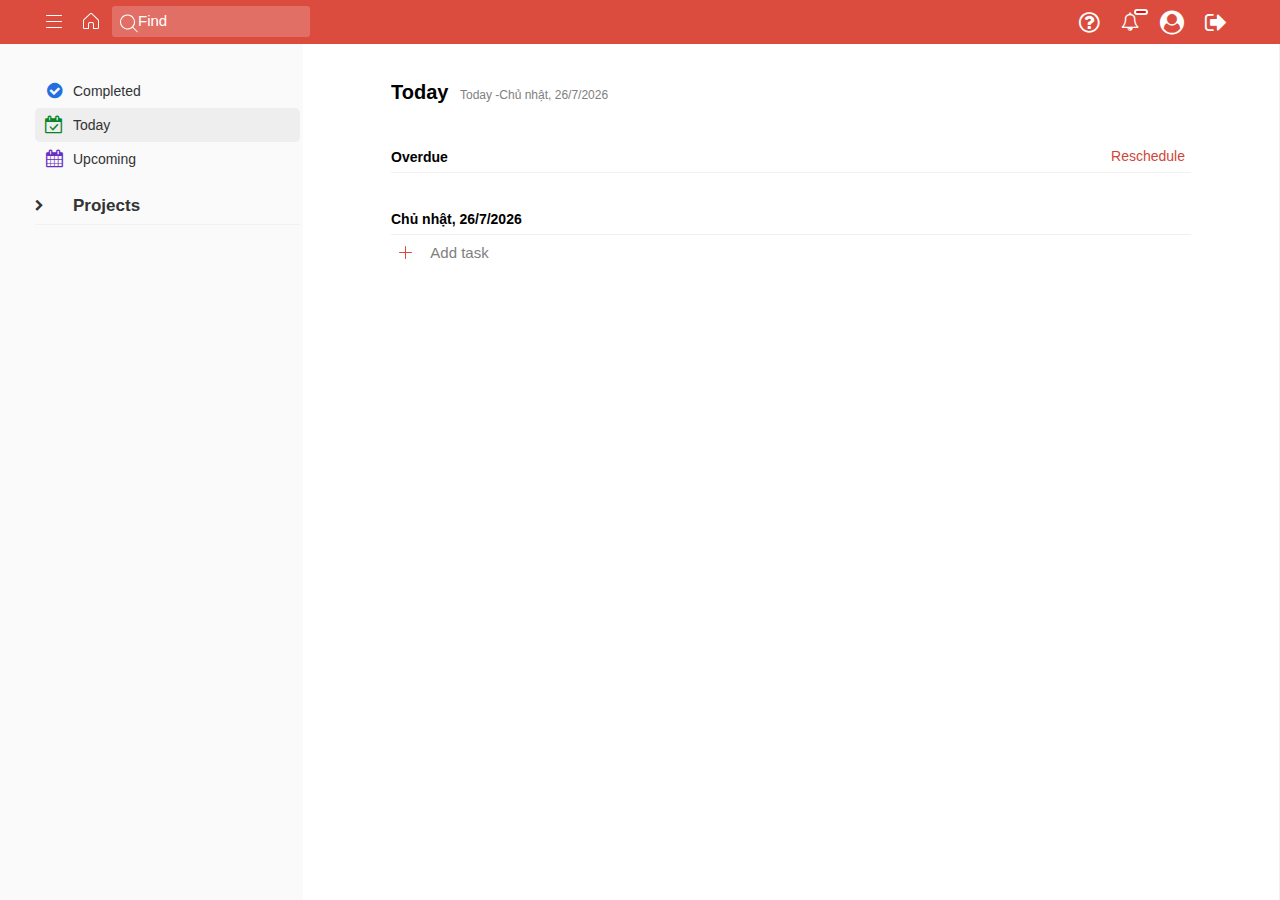
<file: frontend/index.html>
<!DOCTYPE html>
<html lang="en" class="left_menu_show">

<head>
    <meta charset="UTF-8">
    <meta http-equiv="X-UA-Compatible" content="IE=edge">
    <meta name="viewport" content="width=device-width, initial-scale=1.0">
    <title>Today</title>
    <link rel="stylesheet" href="css/todaytask.css">
    <link rel="stylesheet" href="https://www.w3schools.com/w3css/4/w3.css">
    <link rel="stylesheet" href="https://cdnjs.cloudflare.com/ajax/libs/font-awesome/4.7.0/css/font-awesome.min.css">
    <script src="js/todaytask.js"></script>
    <script src="js/sign_out.js"></script>
    <script src="js/blockAccess.js"></script>
    <link rel="manifest" href="manifest.json"/>
    <!-- ios support -->
    <link rel="apple-touch-icon" href="/img/todo-96x96.png">
    <meta name="apple-mobile-web-app-status-bar" content="#FFE1C4">
    <meta name="theme-color" content="#FFE1C4">
</head>

<script>blockAccess()</script>

<body style="box-sizing: content-box;">
<div id="todoist_app">
    <div id="page_background">
        <div id="top_bar">
            <div id="top_bar_inner" role="banner">
                <div class="left_control">
                    <button type="button" aria-label="Main menu" role="switch" aria-checked="true"
                            onclick="controlLeftMenu()" class="left_menu_toggle top_bar_btn"
                            data-reach-tooltip-trigger="">
                        <svg viewBox="0 0 24 24" class="close_icon" width="24"
                             height="24">
                            <path fill="currentColor" fill-rule="nonzero"
                                  d="M5.146 5.146a.5.5 0 0 1 .708 0L12 11.293l6.146-6.147a.5.5 0 0 1 .638-.057l.07.057a.5.5 0 0 1 0 .708L12.707 12l6.147 6.146a.5.5 0 0 1 .057.638l-.057.07a.5.5 0 0 1-.708 0L12 12.707l-6.146 6.147a.5.5 0 0 1-.638.057l-.07-.057a.5.5 0 0 1 0-.708L11.293 12 5.146 5.854a.5.5 0 0 1-.057-.638z">
                            </path>
                        </svg>
                        <svg class="menu_icon" width="24" height="24" viewBox="0 0 24 24">
                            <path fill="currentColor" fill-rule="evenodd"
                                  d="M4.5 5h15a.5.5 0 1 1 0 1h-15a.5.5 0 0 1 0-1zm0 6h15a.5.5 0 1 1 0 1h-15a.5.5 0 1 1 0-1zm0 6h15a.5.5 0 1 1 0 1h-15a.5.5 0 1 1 0-1z">
                            </path>
                        </svg>
                    </button>

                    <a href="index.html">
                        <button type="button" aria-label="Go to Home view" class="top_bar_btn"
                                data-reach-tooltip-trigger="">
                            <svg width="24" height="24" viewBox="0 0 24 24">
                                <path fill="currentColor"
                                      d="M12.527 3.075c.35.104.64.263 1.27.876L19.1 9.123c.374.364.49.505.601.678.11.174.185.351.232.552.042.178.062.34.066.742L20 17.718c0 .446-.046.607-.134.77a.906.906 0 01-.378.378c-.163.088-.324.134-.77.134H14v-4.718c0-.446-.046-.607-.134-.77a.906.906 0 00-.378-.378c-.142-.077-.284-.122-.616-.132L12.718 13h-1.436c-.446 0-.607.046-.77.134a.906.906 0 00-.378.378c-.077.142-.122.284-.132.616l-.002.154V19H5.282c-.446 0-.607-.046-.77-.134a.906.906 0 01-.378-.378c-.088-.163-.134-.324-.134-.77v-6.462c0-.522.02-.703.067-.903.047-.2.121-.378.232-.552l.077-.113c.098-.134.233-.282.524-.565l5.304-5.172c.629-.613.92-.772 1.269-.876a1.82 1.82 0 011.054 0zm-.286.958a.825.825 0 00-.482 0c-.18.054-.326.139-.63.418l-.227.216L5.598 9.84c-.3.293-.385.39-.456.5a.76.76 0 00-.102.242c-.026.112-.037.224-.04.531l.002 6.807.005.073.074.006L8.999 18 9 14.268l.003-.17c.013-.448.083-.749.249-1.058a1.9 1.9 0 01.788-.788c.306-.164.6-.234 1.043-.249l.199-.003h1.45l.17.003c.448.013.749.083 1.058.249.337.18.608.45.788.788.164.306.234.6.249 1.043l.003.199L14.999 18l3.92-.002.073-.006.006-.073.002-.2v-6.615l-.005-.218a1.494 1.494 0 00-.035-.305.747.747 0 00-.102-.242l-.059-.084a3.571 3.571 0 00-.294-.315l-5.407-5.273c-.425-.414-.604-.545-.798-.615l-.06-.019z">
                                </path>
                            </svg>
                        </button>
                    </a>

                    <div id="quick_find" data-testid="quick_find_container" style="width: 198px;">
                        <svg xmlns="http://www.w3.org/2000/svg" width="24" height="24" aria-hidden="true"
                             class="search_icon">
                            <path
                                    d="M10.5 3a7.5 7.5 0 015.645 12.438l4.709 4.708a.502.502 0 01-.708.708l-4.708-4.709A7.5 7.5 0 1110.5 3zm0 1a6.5 6.5 0 100 13 6.5 6.5 0 000-13z"
                                    fill="currentColor"></path>
                        </svg>
                        <input id="id-v33jcd" role="combobox" autocomplete="off" aria-expanded="false"
                               aria-autocomplete="none" class="quick_find__input" placeholder="Find"
                               aria-label="Quick find" list="list_results" onfocus="expandQuickFind()"
                               onblur="collapseQuickFind()">
                        <datalist id="list_results"></datalist>
                        <button class="close_icon" aria-label="Close Find">
                            <svg viewBox="0 0 24 24" class="" width="22" height="22" aria-hidden="true">
                                <path fill="currentColor" fill-rule="nonzero"
                                      d="M5.146 5.146a.5.5 0 0 1 .708 0L12 11.293l6.146-6.147a.5.5 0 0 1 .638-.057l.07.057a.5.5 0 0 1 0 .708L12.707 12l6.147 6.146a.5.5 0 0 1 .057.638l-.057.07a.5.5 0 0 1-.708 0L12 12.707l-6.146 6.147a.5.5 0 0 1-.638.057l-.07-.057a.5.5 0 0 1 0-.708L11.293 12 5.146 5.854a.5.5 0 0 1-.057-.638z">
                                </path>
                            </svg>
                        </button>
                        <button id="searchButton" onclick="forwardPage()"
                                style="visibility: hidden; display: none;">Search
                        </button>
                    </div>
                </div>

                <div aria-label="Menu" role="group" class="right_control">
                    <a href="./pages/about.html" style="text-decoration: none;">
                        <button type="button" id="help_btn" class="top_bar_btn" aria-label="about us">
                            <i class="fa fa-question-circle-o w3-xlarge"></i>
                        </button>
                    </a>

                    <button type="button" id="notification_btn" class="top_bar_btn" onclick="controlNotification()" aria-label="notification">
                        <i class="fa fa-bell-o w3-large"></i>
                        <span id="new_notifications" class="new_notifications"></span>
                    </button>

                    <button type="button" id="user_btn_detail" class="top_bar_btn" onclick="controlProfile()" aria-label="profile">
                        <i class="fa fa-user-circle w3-xlarge"></i>
                    </button>

                    <button type="button" id="signout_btn" class="top_bar_btn" onclick="sign_out()" aria-label="signout">
                        <i class="fa fa-sign-out w3-xlarge"></i>
                    </button>

                </div>
            </div>
        </div>

        <div id="app_holder">
            <div id="content_wrapper">
                <div id="holder_overlay" class="left_menu_overlay left_menu_overlay-exit-done"></div>
                <div id="left_menu" class="left_menu new_side_bar_design" style="width: 305px;">
                    <div id="list_holder" role="navigation" style="width: 265px;">
                        <ul id="top_filters" class="new_sidebar_design">
                            <li id="filter_inbox" class="filter" role="link">
                                <a href="pages/completed_task.html">
                                        <span aria-hidden="true" class="item_icon">
                                            <i class="fa fa-check-circle w3-large"></i>
                                        </span>
                                    <span class="item_content">Completed</span>
                                </a>
                            </li>
                            <li id="filter_today" class="filter current">
                                <a class="active" href="index.html" aria-current="page">
                                        <span aria-hidden="true" class="item_icon"><i
                                                class="fa fa-calendar-check-o w3-large"></i></span>
                                    <span class="item_content">Today</span>
                                </a>
                            </li>
                            <li id="filter_upcoming" class="filter">
                                <a href="pages/upcomingtask.html">
                                        <span class="item_icon" aria-hidden="true"><i
                                                class="fa fa-calendar w3-large"></i></span>
                                    <span class="item_content">Upcoming</span>
                                </a>
                            </li>
                        </ul>
                        <div class="sidebar_expansion_panel expansion_panel expansion_panel--expanded">
                            <div class="expansion_panel__header" style="top: auto;">
                                <button type="button" onclick="controlListProject()"
                                        data-track="navigation|projects_panel" aria-expanded="true"
                                        aria-label="Toggle list of Projects" class="expansion_panel__toggle">
                                    <div aria-hidden="true" class="expansion_panel__toggle_icon">
                                        <i id="ic_open_list_projects" class="fa fa-chevron-right w3-small"></i>
                                        <i id="ic_close_list_projects" style="display: none;"
                                           class="fa fa-chevron-down w3-small"></i>
                                    </div>
                                    Projects
                                </button>
                                <div class="expansion_panel__actions">
                                    <button type="button" id="btn_add_project" aria-label="add new project"
                                            class="adder_icon">
                                        <svg width="13" height="13">
                                            <path
                                                    d="M6 6V.5a.5.5 0 0 1 1 0V6h5.5a.5.5 0 1 1 0 1H7v5.5a.5.5 0 1 1-1 0V7H.5a.5.5 0 0 1 0-1H6z"
                                                    fill="currentColor" fill-rule="evenodd"></path>
                                        </svg>
                                    </button>
                                </div>
                            </div>
                            <div id="div_list_project" class="reactist collapse" style="min-height: 0px;">
                                <div class="collapse__wrapper">
                                    <div class="collapse__wrapper_inner">
                                        <ul id="projects_list" class="items generic_left_list">
                                        </ul>

                                        <div id="projects_list_manager" class="left_list_manager_holder">
                                            <div class="controller actions controller_history"
                                                 id="projects_archived_holder">
                                                <a id="show_archived_project" onclick="show_archived_project()"
                                                   style="display: flex;">Archived
                                                    projects
                                                </a>
                                                <a id="hide_archived_project" onclick="hide_archived_project()"
                                                   style="display: none;">Hide
                                                    Archived
                                                </a>
                                            </div>
                                            <ul id="projects_archived_list" class="items generic_left_list">
                                            </ul>
                                        </div>
                                    </div>
                                </div>
                            </div>
                        </div>
                    </div>
                </div>

                <main id="content" class="main_contents" style="margin-left: 303px;">
                    <div id="editor">
                        <div id="agenda_view" class="today_view">

                            <header id="headerView" class="view_header large_margin_bottom has_children">
                                <div class="view_header__content">
                                    <h1 style="display: inline;">
                                        <span>Today</span>
                                        <small>
                                            <p id="dateOfToday" style="display: inline;"></p>
                                        </small>
                                    </h1>
                                </div>

                            </header>

                            <div class="view_content">

                                <div class="section" role="group">
                                    <header id="section-header-0">
                                        <h2><span>Overdue</span></h2>
                                        <div>
                                            <button id="btn-reschedue-all" type="button" aria-expanded="false"
                                                    class="reschedule_menu__button"
                                                    onclick="openDatePickerReschedueOverDue()">Reschedule
                                            </button>
                                            <input id="input-reschedue-all"
                                                   style="display: none; border: none; outline: none; cursor: pointer; color: red; width: 135px;"
                                                   type="date" onchange="reschedueAllTask(this.value)"/>
                                            <button id="close-reschedue-all" type="button"
                                                    style="color: black; display: none;" class="reschedule_menu__button"
                                                    onclick="closeDatePickerReschedue()">X
                                            </button>
                                        </div>
                                    </header>

                                    <div class="list_holder">
                                        <ul class="items" data-day-list-id="overdue" id="overdue1"></ul>
                                    </div>
                                </div>

                                <div class="section" role="group">
                                    <header id="section-header-1">
                                        <h2 id="taskInToday1">
                                            <script>
                                                document.getElementById("dateOfToday").innerHTML = "Today -" + getToday();
                                                document.getElementById("taskInToday1").innerHTML = getToday();
                                            </script>
                                        </h2>


                                    </header>

                                    <div id="list_holder">
                                        <ul id="list_task_today" class="items" data-day-list-id="today">
                                            <div id="today1">
                                            </div>

                                            <li id="controller-actions" class="controller actions">
                                                <button class="plus_add_button" onclick="openManagerNewTask()">
                                                        <span class="icon_add" aria-hidden="true"><svg width="13"
                                                                                                       height="13">
                                                                <path
                                                                        d="M6 6V.5a.5.5 0 0 1 1 0V6h5.5a.5.5 0 1 1 0 1H7v5.5a.5.5 0 1 1-1 0V7H.5a.5.5 0 0 1 0-1H6z"
                                                                        fill="currentColor" fill-rule="evenodd"></path>
                                                            </svg></span>
                                                    Add task
                                                </button>

                                            </li>
                                            <li id="manger-new-task" class="manager" style="display: none;">
                                                <form id="new-task" class="focus-marker-enabled-within">
                                                    <div class="task_editor__editing_area">
                                                        <div class="task_editor__input_fields">
                                                            <div class="task_editor__content_field">
                                                                <input type="text" name="input-task-content"
                                                                       placeholder="do somthing" id="contentOfNewTask">
                                                            </div>
                                                        </div>

                                                        <div class="task_editor__extra_fields">
                                                            <div class="task_editor__extra_fields__pills">
                                                                <button id="btn_addTime" onclick="addTimeToday()"
                                                                        type="button" style="color: blue;">
                                                                    <i class="fa fa-clock-o w3-small"></i>
                                                                    <p>Add time</p>
                                                                </button>
                                                                <input id="input_addTime" type="time"
                                                                       style="display: none;">
                                                                <button id="btn_closeAddTime"
                                                                        onclick="closeAddTimeToday()" type="button"
                                                                        style="border: none; display: none;">x
                                                                </button>
                                                            </div>
                                                        </div>
                                                    </div>
                                                    <div class="task_editor__form_actions">
                                                        <button id="addTaskBut" type="button" class="add_task_btn"
                                                                aria-disabled="true"
                                                                onclick="addTask(getDateToday() + ' ' + document.getElementById('input_addTime').value, document.getElementById('contentOfNewTask').value)">
                                                            Add task
                                                        </button>
                                                        <button type="button" class="cancel_btn"
                                                                onclick="closeManagerNewTask()"> Cancel
                                                        </button>
                                                    </div>
                                                </form>
                                            </li>
                                        </ul>
                                    </div>
                                </div>

                            </div>
                        </div>

                        <div id="offline_box" class="offline_box" style="display: none;">
                            <p class="username">You are offline  <i class="fa fa-toggle-off w3-xlarge"></i></p>
                        </div>

                        <div id="notification_box" class="notification_box" style="display: none;">
                            <p>Notification</p>
                            <ul id="list_notifications">
                            </ul>
                        </div>

                        <div id="profile_box" class="profile_box" style="display: none;">
                            <p class="username" id="username"></p>
                            <p class="account_action" onclick="sign_out()">Sign out</p>
                        </div>
                    </div>

                </main>

            </div>

        </div>

    </div>
</div>
</div>

<div id="addProjectModal" class="modal">
    <div class="modal-content">
        <div class="modal-header">
            <span id="btn_close_add_project_modal" class="modal_close">&times;</span>
            <p>Add project</p>
        </div>
        <div class="modal-body">
            <p>Name</p>
            <input type="text" id="new_project_name" autocomplete="off">
        </div>
        <div class="modal-footer">
            <button type="button" id="btn_add_new_project" class="btn_add_project">Add</button>
        </div>
    </div>
</div>

<script src="js/list_project_control.js"></script>
<script src="js/notification_control.js"></script>
<script src="js/topbtn_control.js"></script>
<script src="js/register-sw.js"></script>
<script>
    let deleteTaskQueue = []
    let addTaskQueue = []
    let projectQueue = []

    window.addEventListener('load', () => {
        if (navigator.onLine) {
            document.getElementById('offline_box').style.display = 'none'
        } else {
            document.getElementById('offline_box').style.display = 'block'
        }

        let status = navigator.onLine
        console.log('status', status)
        if (status) {
            getTask()
            getProjectFromDB();
        } else {
            getTaskOffline() // get task from indexedDB
            getProjectFromIndexedDB();
        }

        window.addEventListener('offline', () => {
            document.getElementById('offline_box').style.display = 'block'

            let temp = document.getElementsByClassName('a')
                for (let i = 0; i < temp.length; i++) {
                    temp[i].href = '/todo/frontend/pages/fallback.html'
                }
        })

        window.addEventListener('online', () => {
            document.getElementById('offline_box').style.display = 'none'

            if (deleteTaskQueue.length !== 0) {
                deleteTaskQueue.forEach(async (task) => {
                    console.log('delete a task', task)
                    await fetchDeleteTask(task)
                })
            }

            if (addTaskQueue.length !== 0) {
                addTaskQueue.forEach(async task => {
                    console.log('add a task')
                    await fetchAddTask(task.deadline, task.content, task.taskID)
                })
            }

            if (projectQueue.length !== 0) {
                projectQueue.forEach(async project => {
                    console.log('add a project')
                    await fetchProject(project.projectID, project.projectName)
                })
            }

            if (completedQueue.length !== 0) {
                completedQueue.forEach(async task => {
                    console.log('completed a task')
                    await fetchCompleteTask(task)
                })
            }

        })
    })
</script>
</body>

</html>
</file>
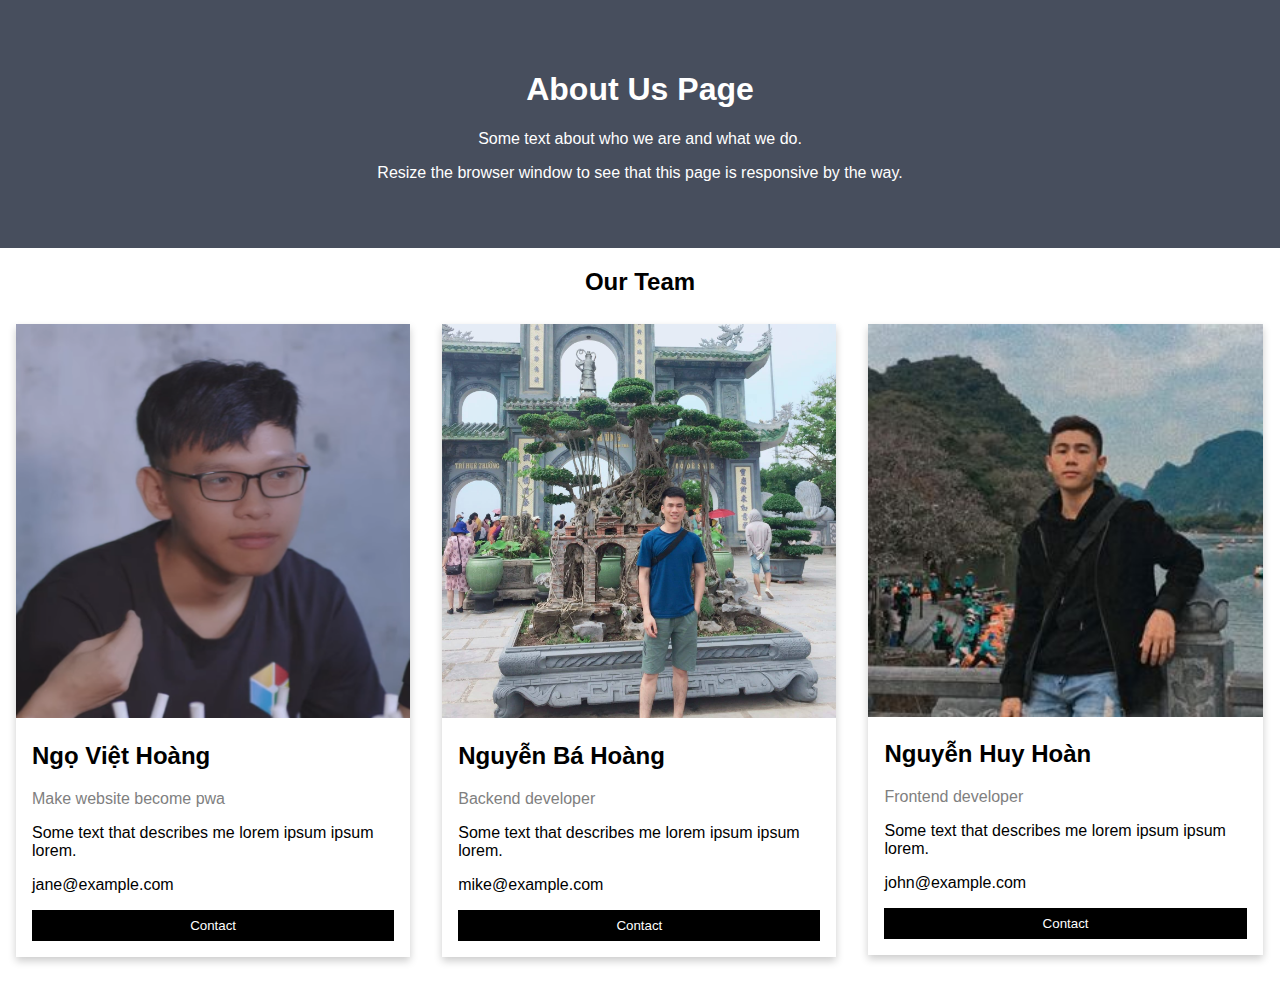
<file: frontend/pages/about.html>
<!DOCTYPE html>
<html>
<head>
    <meta name="viewport" content="width=device-width, initial-scale=1">
    <META HTTP-EQUIV="Content-Type" CONTENT="text/html; charset=UTF-8">
    <META HTTP-EQUIV="Content-Type" CONTENT="text/html; charset=windows-1252">
    <META HTTP-EQUIV="Content-language" CONTENT="vi">
    <style>
        body {
            font-family: Arial, Helvetica, sans-serif;
            margin: 0;
        }

        html {
            box-sizing: border-box;
        }

        *, *:before, *:after {
            box-sizing: inherit;
        }

        .column {
            float: left;
            width: 33.3%;
            margin-bottom: 16px;
            padding: 0 8px;
        }

        .card {
            box-shadow: 0 4px 8px 0 rgba(0, 0, 0, 0.2);
            margin: 8px;
        }

        .about-section {
            padding: 50px;
            text-align: center;
            background-color: #474e5d;
            color: white;
        }

        .container {
            padding: 0 16px;
        }

        .container::after, .row::after {
            content: "";
            clear: both;
            display: table;
        }

        .title {
            color: grey;
        }

        .button {
            border: none;
            outline: 0;
            display: inline-block;
            padding: 8px;
            color: white;
            background-color: #000;
            text-align: center;
            cursor: pointer;
            width: 100%;
        }

        .button:hover {
            background-color: #555;
        }

        @media screen and (max-width: 650px) {
            .column {
                width: 100%;
                display: block;
            }
        }
    </style>
</head>
<body>

<div class="about-section">
    <h1>About Us Page</h1>
    <p>Some text about who we are and what we do.</p>
    <p>Resize the browser window to see that this page is responsive by the way.</p>
</div>

<h2 style="text-align:center">Our Team</h2>
<div class="row">
    <div class="column">
        <div class="card">
            <img src="../img/hoang1.png" alt="Jane" style="width:100%">
            <div class="container">
                <h2>Ngọ Việt Hoàng</h2>
                <p class="title">Make website become pwa</p>
                <p>Some text that describes me lorem ipsum ipsum lorem.</p>
                <p>jane@example.com</p>
                <p><button class="button">Contact</button></p>
            </div>
        </div>
    </div>

    <div class="column">
        <div class="card">
            <img src="../img/hoang2.jpg" alt="Mike" style="width:100%">
            <div class="container">
                <h2>Nguyễn Bá Hoàng</h2>
                <p class="title">Backend developer</p>
                <p>Some text that describes me lorem ipsum ipsum lorem.</p>
                <p>mike@example.com</p>
                <p><button class="button">Contact</button></p>
            </div>
        </div>
    </div>

    <div class="column">
        <div class="card">
            <img src="../img/hoan.jpg" alt="John" style="width:100%">
            <div class="container">
                <h2>Nguyễn Huy Hoàn</h2>
                <p class="title">Frontend developer</p>
                <p>Some text that describes me lorem ipsum ipsum lorem.</p>
                <p>john@example.com</p>
                <p><button class="button">Contact</button></p>
            </div>
        </div>
    </div>
</div>

</body>
</html>
</file>
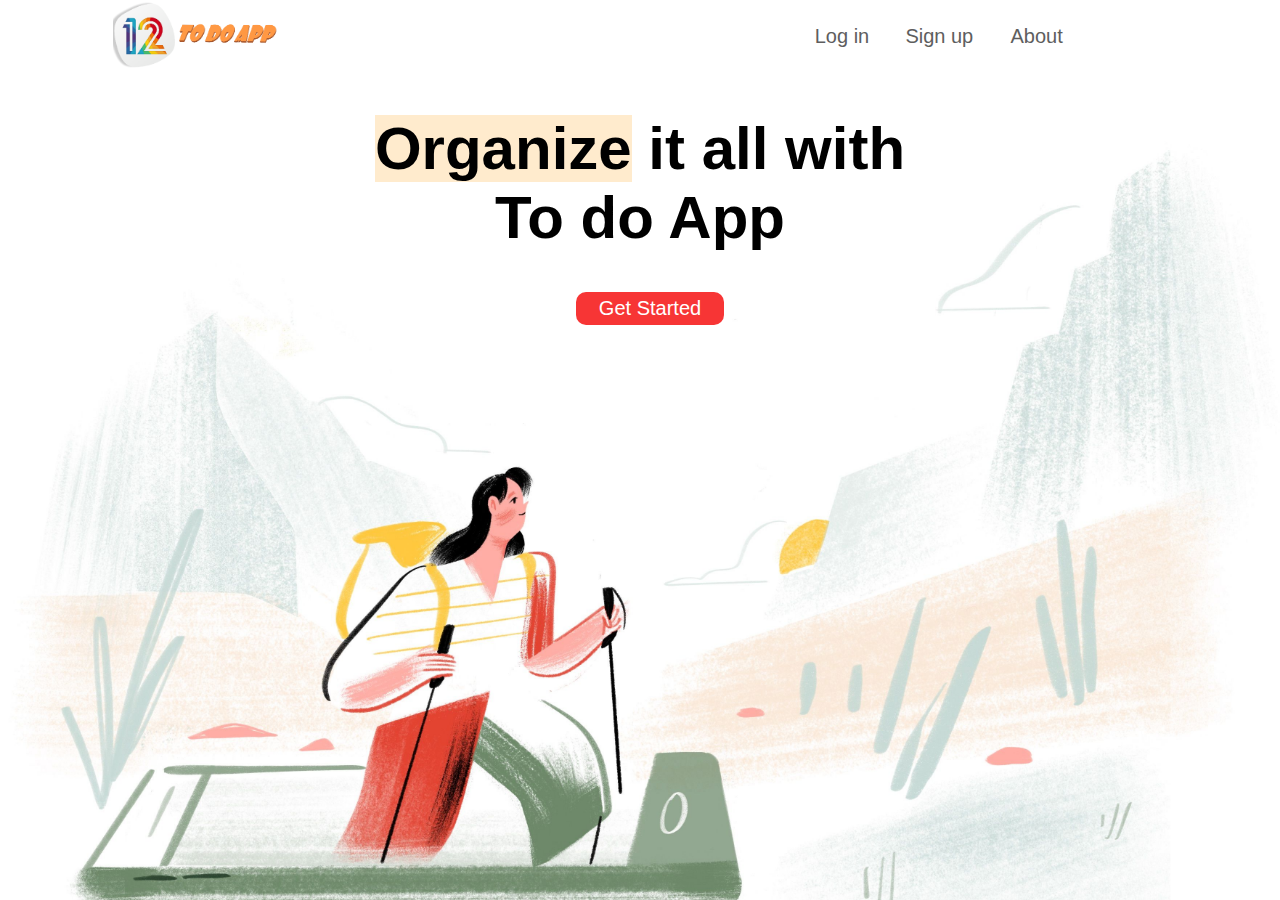
<file: frontend/pages/homepage.html>
<!DOCTYPE html>
<html lang="en">
<head>
    <meta charset="UTF-8">
    <meta http-equiv="X-UA-Compatible" content="IE=edge">
    <meta name="viewport" content="width=device-width, initial-scale=1.0">
    <title>To do App: Ez life</title>
    <link rel="stylesheet" href="../css/homepage.css">
    <script src='../js/blockAccess.js'></script>
</head>

<script>blockAccess1()</script>

<body>
    <header class="header">
        <div class="bar1">
            <a href="homepage.html" class="home"><img src="../img/logo.png" class="logo" alt="logo"></a>
        </div>
        <div class="bar2">
            <a href="login.html" class="link" id="login">Log in</a>
            <a href="signup.html" class="link" id="signup">Sign up</a>
            <a href="" class="link" id="about">About</a>
        </div>
    </header>
    <main>
        <div>
            <h1><span style="background-color: blanchedalmond;">Organize</span> it all with<br>To do App</h1>
            <a href="signup.html" class="started">Get Started</a>
        </div>
    </main>
</body>
</html>
</file>
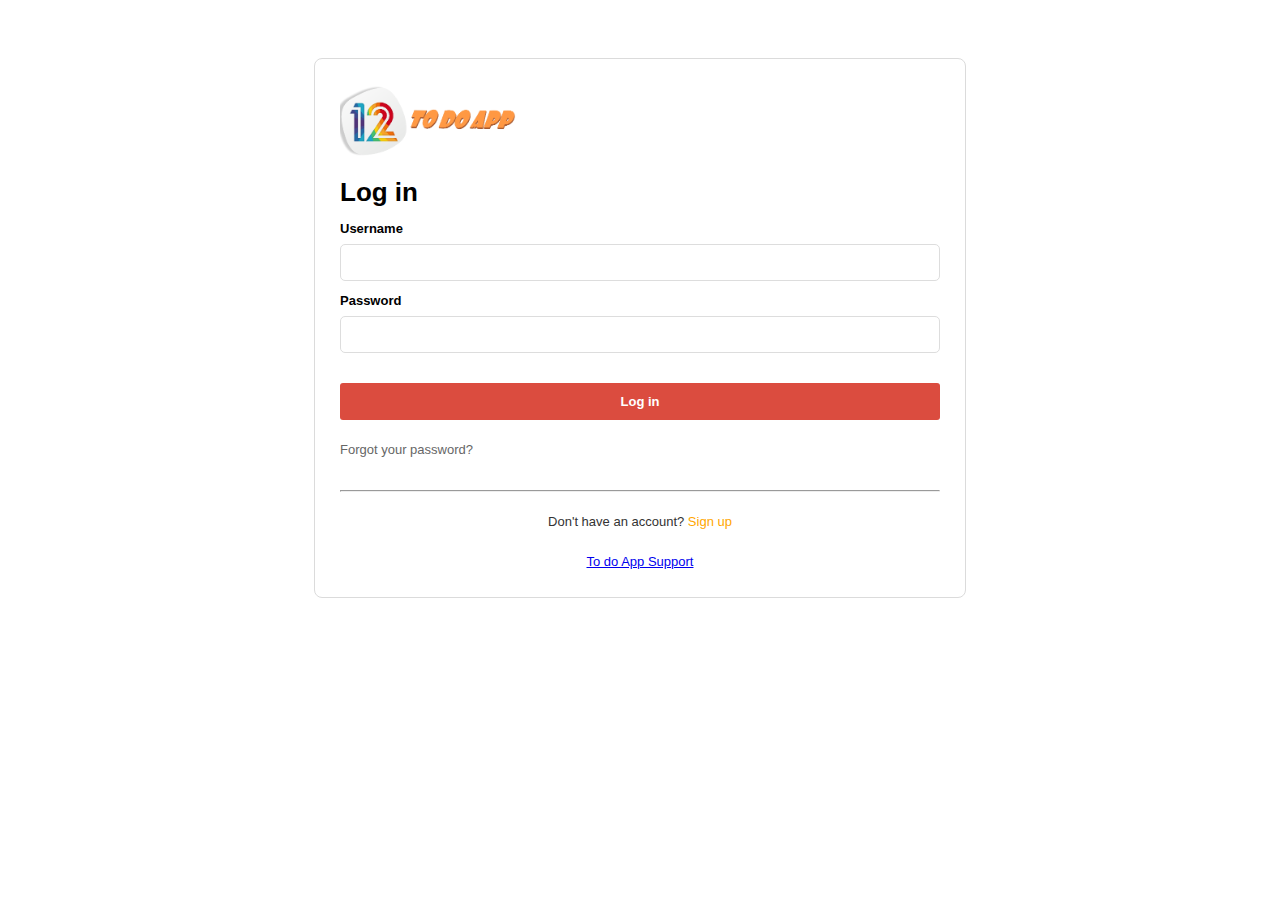
<file: frontend/pages/login.html>
<!DOCTYPE html>
<html lang="en">
<head>
    <meta charset="UTF-8">
    <meta http-equiv="X-UA-Compatible" content="IE=edge">
    <meta name="viewport" content="width=device-width, initial-scale=1.0">
    <title>Login</title>
    <link rel="stylesheet" href="../css/login.css">
    <link rel="icon" href="../img/ico.png" type="image/gif">
    <script src='../js/check_Login_Signup.js'></script>
    <script src='../js/blockAccess.js'></script>
</head>

<script>blockAccess1()</script>

<body>
    <main role="main" class="page">
        <div class="page__frame">
            <div class="page__logo">
                <a href="/" aria-label="Todoist Homepage"><img src="../img/logo.png" alt="Logo" class="logo"></a>
            </div>
            <div class="page_content">
                <div class="login_signup_form">
                    <h1>Log in</h1>
                    <form method="post" id="login_form" onsubmit="check(event, 1)">
                        <div class="field">
                            <label class="label" for="username">Username</label>
                            <input type="text" name="username" id="username" class="input" required>
                        </div>
                        <div class="field">
                            <label class="label" for="password">Password</label>
                            <input type="password" name="password" id="password" class="input" required>
                        </div>
                        <p id="notification"></p>
                        <button type="submit" class="submit" name="submit" id="submit">Log in</button>
                    </form>
                    <div class="field">
                        <a href="" class="forgot_pw">Forgot your password?</a>
                    </div>
                </div>
            </div>
            <hr id="hr1">
            <div class="middle">Don't have an account? <a href="signup.html" class="link_signup">Sign up</a></div>
            <div class="middle"><a href="/">To do App Support</a></div>
        </div>
    </main>
    <script>
        window.API_URL = 'http://localhost/todo/backend/api';
    </script>
</body>

</html>
</file>
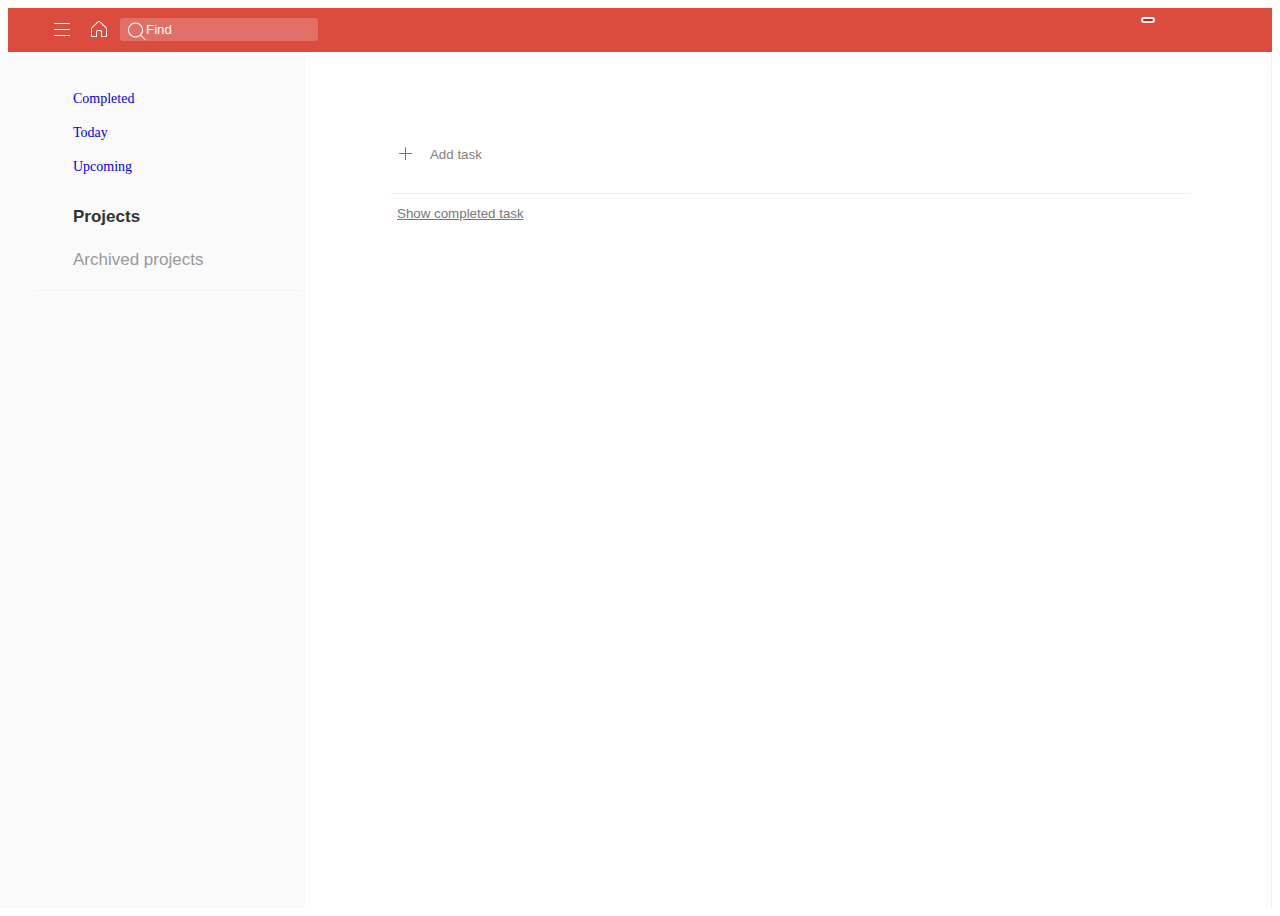
<file: frontend/pages/project.html>
<!DOCTYPE html>
<html lang="en" class="left_menu_show">

<head>
    <meta charset="UTF-8">
    <meta http-equiv="X-UA-Compatible" content="IE=edge">
    <meta name="viewport" content="width=device-width, initial-scale=1.0">
    <title>Project</title>
    <link rel="stylesheet" href="../css/todaytask.css">
    <link rel="stylesheet" href="../css/upcoming.css">
    <link rel="stylesheet" href="../css/completed_task.css">
    <link rel="stylesheet" href="https://www.w3schools.com/w3css/4/w3.css">
    <link rel="stylesheet" href="https://cdnjs.cloudflare.com/ajax/libs/font-awesome/4.7.0/css/font-awesome.min.css">
    <script src="https://code.jquery.com/jquery-1.12.4.js"></script>
    <script src="../js/sign_out.js"></script>
    <script src="https://code.jquery.com/ui/1.12.1/jquery-ui.js"></script>
    <script src="../js/todaytask.js"></script>
    <script src="../js/blockAccess.js"></script>

    <link rel="manifest" href="../manifest.json" />
</head>

<script>blockAccess()</script>

<body style="box-sizing: content-box;">
    <div id="todoist_app">
        <div id="page_background">
            <div id="top_bar">
                <div id="top_bar_inner" role="banner">
                    <div class="left_control">
                        <button type="button" aria-label="Main menu" role="switch" aria-checked="true"
                            onclick="controlLeftMenu()" class="left_menu_toggle top_bar_btn"
                            data-reach-tooltip-trigger="">
                            <svg viewBox="0 0 24 24" class="close_icon" width="24" height="24">
                                <path fill="currentColor" fill-rule="nonzero"
                                    d="M5.146 5.146a.5.5 0 0 1 .708 0L12 11.293l6.146-6.147a.5.5 0 0 1 .638-.057l.07.057a.5.5 0 0 1 0 .708L12.707 12l6.147 6.146a.5.5 0 0 1 .057.638l-.057.07a.5.5 0 0 1-.708 0L12 12.707l-6.146 6.147a.5.5 0 0 1-.638.057l-.07-.057a.5.5 0 0 1 0-.708L11.293 12 5.146 5.854a.5.5 0 0 1-.057-.638z">
                                </path>
                            </svg>
                            <svg class="menu_icon" width="24" height="24" viewBox="0 0 24 24">
                                <path fill="currentColor" fill-rule="evenodd"
                                    d="M4.5 5h15a.5.5 0 1 1 0 1h-15a.5.5 0 0 1 0-1zm0 6h15a.5.5 0 1 1 0 1h-15a.5.5 0 1 1 0-1zm0 6h15a.5.5 0 1 1 0 1h-15a.5.5 0 1 1 0-1z">
                                </path>
                            </svg>
                        </button>

                        <a href="../index.html"><button type="button" aria-label="Go to Home view" class="top_bar_btn"
                                data-reach-tooltip-trigger="">
                                <svg width="24" height="24" viewBox="0 0 24 24">
                                    <path fill="currentColor"
                                        d="M12.527 3.075c.35.104.64.263 1.27.876L19.1 9.123c.374.364.49.505.601.678.11.174.185.351.232.552.042.178.062.34.066.742L20 17.718c0 .446-.046.607-.134.77a.906.906 0 01-.378.378c-.163.088-.324.134-.77.134H14v-4.718c0-.446-.046-.607-.134-.77a.906.906 0 00-.378-.378c-.142-.077-.284-.122-.616-.132L12.718 13h-1.436c-.446 0-.607.046-.77.134a.906.906 0 00-.378.378c-.077.142-.122.284-.132.616l-.002.154V19H5.282c-.446 0-.607-.046-.77-.134a.906.906 0 01-.378-.378c-.088-.163-.134-.324-.134-.77v-6.462c0-.522.02-.703.067-.903.047-.2.121-.378.232-.552l.077-.113c.098-.134.233-.282.524-.565l5.304-5.172c.629-.613.92-.772 1.269-.876a1.82 1.82 0 011.054 0zm-.286.958a.825.825 0 00-.482 0c-.18.054-.326.139-.63.418l-.227.216L5.598 9.84c-.3.293-.385.39-.456.5a.76.76 0 00-.102.242c-.026.112-.037.224-.04.531l.002 6.807.005.073.074.006L8.999 18 9 14.268l.003-.17c.013-.448.083-.749.249-1.058a1.9 1.9 0 01.788-.788c.306-.164.6-.234 1.043-.249l.199-.003h1.45l.17.003c.448.013.749.083 1.058.249.337.18.608.45.788.788.164.306.234.6.249 1.043l.003.199L14.999 18l3.92-.002.073-.006.006-.073.002-.2v-6.615l-.005-.218a1.494 1.494 0 00-.035-.305.747.747 0 00-.102-.242l-.059-.084a3.571 3.571 0 00-.294-.315l-5.407-5.273c-.425-.414-.604-.545-.798-.615l-.06-.019z">
                                    </path>
                                </svg>
                            </button>
                        </a>

                        <div id="quick_find" data-testid="quick_find_container" style="width: 198px;">
                            <svg xmlns="http://www.w3.org/2000/svg" width="24" height="24" aria-hidden="true"
                                class="search_icon">
                                <path
                                    d="M10.5 3a7.5 7.5 0 015.645 12.438l4.709 4.708a.502.502 0 01-.708.708l-4.708-4.709A7.5 7.5 0 1110.5 3zm0 1a6.5 6.5 0 100 13 6.5 6.5 0 000-13z"
                                    fill="currentColor"></path>
                            </svg>
                            <input id="id-v33jcd" role="combobox" autocomplete="off" aria-expanded="false"
                                aria-autocomplete="none" class="quick_find__input" placeholder="Find"
                                aria-label="Quick find" list="list_results" onfocus="expandQuickFind()"
                                onblur="collapseQuickFind()">
                            <datalist id="list_results"></datalist>
                            <button class="close_icon" aria-label="Close Find">
                                <svg viewBox="0 0 24 24" class="" width="22" height="22" aria-hidden="true">
                                    <path fill="currentColor" fill-rule="nonzero"
                                        d="M5.146 5.146a.5.5 0 0 1 .708 0L12 11.293l6.146-6.147a.5.5 0 0 1 .638-.057l.07.057a.5.5 0 0 1 0 .708L12.707 12l6.147 6.146a.5.5 0 0 1 .057.638l-.057.07a.5.5 0 0 1-.708 0L12 12.707l-6.146 6.147a.5.5 0 0 1-.638.057l-.07-.057a.5.5 0 0 1 0-.708L11.293 12 5.146 5.854a.5.5 0 0 1-.057-.638z">
                                    </path>
                                </svg>
                            </button>
                            <button id="searchButton" onclick="forwardPage()"
                                style="visibility: hidden; display: none;">Search</button>
                        </div>
                    </div>

                    <div aria-label="Menu" role="group" class="right_control">
                        <a href="./pages/about.html" style="text-decoration: none;">
                            <button type="button" id="help_btn" class="top_bar_btn" aria-label="about us">
                                <i class="fa fa-question-circle-o w3-xlarge"></i>
                            </button>
                        </a>

                        <button type="button" id="notification_btn" class="top_bar_btn" onclick="controlNotification()" aria-label="notification">
                            <i class="fa fa-bell-o w3-large"></i>
                            <span id="new_notifications" class="new_notifications"></span>
                        </button>

                        <button type="button" id="user_btn_detail" class="top_bar_btn" onclick="controlProfile()" aria-label="profile">
                            <i class="fa fa-user-circle w3-xlarge"></i>
                        </button>

                        <button type="button" id="signout_btn" class="top_bar_btn" onclick="sign_out()" aria-label="signout">
                            <i class="fa fa-sign-out w3-xlarge"></i>
                        </button>

                    </div>
                </div>
            </div>

            <div id="app_holder">
                <div id="content_wrapper">
                    <div id="holder_overlay" class="left_menu_overlay left_menu_overlay-exit-done"></div>
                    <div id="left_menu" class="left_menu new_side_bar_design" style="width: 305px;">
                        <div id="list_holder" role="navigation" style="width: 265px;">
                            <ul id="top_filters" class="new_sidebar_design">
                                <li id="filter_inbox" class="filter" role="link">
                                    <a href="completed_task.html">
                                        <span aria-hidden="true" class="item_icon">
                                            <i class="fa fa-check-circle w3-large"></i>
                                        </span>
                                        <span class="item_content">Completed</span>
                                    </a>
                                </li>
                                <li id="filter_today" class="filter">
                                    <a href="../index.html" aria-current="page">
                                        <span aria-hidden="true" class="item_icon"><i
                                                class="fa fa-calendar-check-o w3-large"></i></span>
                                        <span class="item_content">Today</span>
                                    </a>
                                </li>
                                <li id="filter_upcoming" class="filter">
                                    <a href="upcomingtask.html">
                                        <span class="item_icon" aria-hidden="true"><i
                                                class="fa fa-calendar w3-large"></i></span>
                                        <span class="item_content">Upcoming</span>
                                    </a>
                                </li>
                            </ul>
                            <div class="sidebar_expansion_panel expansion_panel expansion_panel--expanded">
                                <div class="expansion_panel__header" style="top: auto;">
                                    <button type="button" onclick="controlListProject()"
                                        data-track="navigation|projects_panel" aria-expanded="true"
                                        aria-label="Toggle list of Projects" class="expansion_panel__toggle">
                                        <div aria-hidden="true" class="expansion_panel__toggle_icon">
                                            <i id="ic_open_list_projects" class="fa fa-chevron-right w3-small"></i>
                                            <i id="ic_close_list_projects" style="display: none;"
                                                class="fa fa-chevron-down w3-small"></i>
                                        </div>
                                        Projects
                                    </button>
                                    <div class="expansion_panel__actions"><button type="button" id="btn_add_project"
                                            class="adder_icon"><svg width="13" height="13">
                                                <path
                                                    d="M6 6V.5a.5.5 0 0 1 1 0V6h5.5a.5.5 0 1 1 0 1H7v5.5a.5.5 0 1 1-1 0V7H.5a.5.5 0 0 1 0-1H6z"
                                                    fill="currentColor" fill-rule="evenodd"></path>
                                            </svg></button></div>
                                </div>
                                <div id="div_list_project" class="reactist collapse" style="min-height: 0px;">
                                    <div class="collapse__wrapper">
                                        <div class="collapse__wrapper_inner">
                                            <ul id="projects_list" class="items generic_left_list">
                                            </ul>

                                            <div id="projects_list_manager" class="left_list_manager_holder">
                                                <div class="controller actions controller_history"
                                                    id="projects_archived_holder">
                                                    <a id="show_archived_project" onclick="show_archived_project()"
                                                        style="display: flex;">Archived
                                                        projects
                                                    </a>
                                                    <a id="hide_archived_project" onclick="hide_archived_project()"
                                                        style="display: none;">Hide
                                                        Archived
                                                    </a>
                                                </div>
                                                <ul id="projects_archived_list" class="items generic_left_list">
                                                </ul>
                                            </div>
                                        </div>
                                    </div>
                                </div>
                            </div>
                        </div>
                    </div>

                    <main id="content" class="main_contents" style="margin-left: 303px;">
                        <div id="editor">

                            <div id="agenda_view" class="today_view">

                                <header id="headerView" class="view_header large_margin_bottom has_children">
                                    <div class="view_header__content">
                                        <h1 id="project_name"></h1>
                                        <input id="project_name_edit" type="text" style="display: none;">
                                        <div class="view_header__actions">
                                            <button id="btn_edit_project" type="button" onclick="edit_project()"><i
                                                    class="fa fa-edit w3-large"></i></button>
                                            <button id="btn_share_project" type="button"><i
                                                    class="fa fa-user-plus w3-large"></i></button>
                                            <button id="btn_archive_project" type="button"><i
                                                    class="fa fa-archive w3-large"></i></button>
                                            <button id="btn_leave_project" type="button"><i
                                                    class="fa fa-sign-out w3-large"></i></button>
                                            <button id="btn_delete_project" type="button"><i
                                                    class="fa fa-trash w3-large"></i></button>
                                        </div>
                                    </div>

                                </header>


                                <div class="view_content" id="list-date-todo">
                                    <div class="section" role="group">
                                        <div id="list_holder">
                                            <ul id="list_task_project" class="items">
                                                <div id="project_task">

                                                </div>
                                                <li id="controller-actions" class="controller actions">
                                                    <button class="plus_add_button" onclick="openManagerNewTask()">
                                                        <span class="icon_add" aria-hidden="true"><svg width="13"
                                                                height="13">
                                                                <path
                                                                    d="M6 6V.5a.5.5 0 0 1 1 0V6h5.5a.5.5 0 1 1 0 1H7v5.5a.5.5 0 1 1-1 0V7H.5a.5.5 0 0 1 0-1H6z"
                                                                    fill="currentColor" fill-rule="evenodd"></path>
                                                            </svg></span>
                                                        Add task
                                                    </button>

                                                </li>
                                                <li id="manger-new-task" class="manager" style="display: none;">
                                                    <form id="new-task" class="focus-marker-enabled-within">
                                                        <div class="task_editor__editing_area">
                                                            <div class="task_editor__input_fields">
                                                                <div class="task_editor__content_field">
                                                                    <input type="text" id="contentOfNewTask"
                                                                        name="input-task-content"
                                                                        placeholder="do somthing">
                                                                </div>
                                                            </div>

                                                            <div class="task_editor__extra_fields">
                                                                <div class="task_editor__extra_fields__pills">
                                                                    <input id="deadline_task_project" type="date">
                                                                    <button id="btn_addTime" onclick="addTimeToday()"
                                                                        type="button" style="color: blue;">
                                                                        <i class="fa fa-clock-o w3-small"></i>
                                                                        <p>Add time</p>
                                                                    </button>
                                                                    <input id="input_addTime" type="time"
                                                                        style="display: none;" />
                                                                    <button id="btn_closeAddTime"
                                                                        onclick="closeAddTimeToday()" type="button"
                                                                        style="border: none; display: none;">x</button>
                                                                </div>
                                                            </div>
                                                        </div>
                                                        <div class="task_editor__form_actions">
                                                            <button type="button" class="add_task_btn"
                                                                aria-disabled="true"
                                                                onclick="addTaskProject(document.getElementById('deadline_task_project').value + ' ' + document.getElementById('input_addTime').value, document.getElementById('contentOfNewTask').value, url.searchParams.get('projectId'))">Add
                                                                task</button>
                                                            <button type="button" class="cancel_btn"
                                                                onclick="closeManagerNewTask()"> Cancel </button>
                                                        </div>
                                                    </form>
                                                </li>
                                            </ul>

                                            <ul id="list_task_completed_project" class="items">
                                                <li
                                                    style="border-top: 1px solid #f0f0f0; margin-top:  10px; padding-top: 10px;">
                                                    <button id="btn_show_completed_task" type="button"
                                                        onclick="showCompletedTask()">Show completed task</button>
                                                </li>
                                                <div id="list_task_completed_project__content" style="display: none;">

                                                </div>
                                            </ul>
                                        </div>
                                    </div>

                                </div>
                            </div>

                            <div id="notification_box" class="notification_box" style="display: none;">
                                <p>Notification</p>
                                <ul id="list_notifications">
                                </ul>
                            </div>

                            <div id="profile_box" class="profile_box" style="display: none;">
                                <p class="username" id="username"></p>
                                <p class="account_action" onclick="sign_out()">Sign out</p>
                            </div>

                        </div>

                    </main>

                </div>

            </div>

        </div>
    </div>

    <div id="addProjectModal" class="modal">
        <div class="modal-content">
            <div class="modal-header">
                <span id="btn_close_add_project_modal" class="modal_close">&times;</span>
                <p>Add project</p>
            </div>
            <div class="modal-body">
                <p>Name</p>
                <input type="text" id="new_project_name" autocomplete="off">
            </div>
            <div class="modal-footer">
                <button type="button" id="btn_add_new_project" class="btn_add_project">Add</button>
            </div>
        </div>
    </div>

    <div id="shareProjectModal" class="modal">
        <div class="modal-content">
            <div class="modal-header">
                <span id="btn_close_invite" class="modal_close">&times;</span>
                <p>Invite Person</p>
            </div>
            <div class="modal-body">
                <p>Name</p>
                <input type="text" id="person_name" list="list_users" autocomplete="off">
                <datalist id="list_users">
                </datalist>
            </div>
            <div class="modal-footer">
                <button type="button" id="btn_invite" class="btn_add_project">Invite</button>
            </div>
        </div>
    </div>

    <div id="deleteProjectModal" class="modal">
        <div class="modal-content">
            <div class="modal-header">
                <span id="btn_close_delete" class="modal_close">&times;</span>
                <p>Confirm</p>
            </div>
            <div class="modal-body">
                <p style="color: gray">Are you sure want to delete <span id="confirm_delete_project_name"
                        style="font-weight: bold; font-size: larger; text-decoration: underline; color: black;"></span>
                    ?</p>
            </div>
            <div class="modal-footer">
                <button type="button" id="btn_confirm_delete_project" class="btn_delete_project">Delete</button>
            </div>
        </div>
    </div>

    <div id="leaveProjectModal" class="modal">
        <div class="modal-content">
            <div class="modal-header">
                <span id="btn_close_leave" class="modal_close">&times;</span>
                <p>Confirm</p>
            </div>
            <div class="modal-body">
                <p style="color: gray">Are you sure want to leave the project ?</p>
            </div>
            <div class="modal-footer">
                <button type="button" id="btn_confirm_leave_project" class="btn_delete_project">Leave</button>
            </div>
        </div>
    </div>
</body>

<script src="../js/upcoming.js"></script>
<script src="../js/project.js"></script>
<script src="../js/notification_control.js"></script>
<script src="../js/list_project_control.js"></script>
<script src="../js/topbtn_control.js"></script>
<script src="../js/register-sw.js"></script>

<script>
    getNameProj()
    getProjectFromDB();
</script>

</html>
</file>
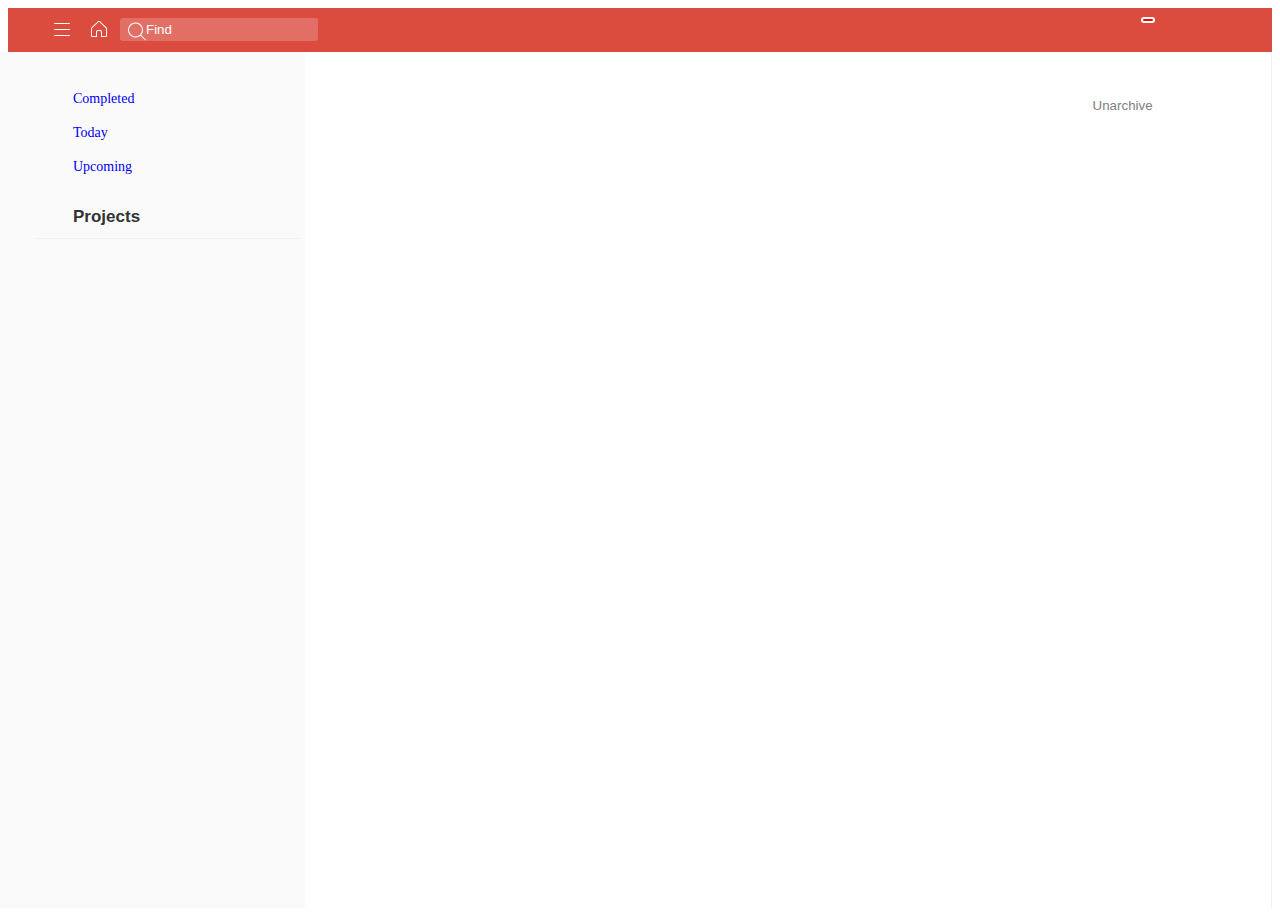
<file: frontend/pages/project_archived.html>
<!DOCTYPE html>
<html lang="en" class="left_menu_show">

<head>
    <meta charset="UTF-8">
    <meta http-equiv="X-UA-Compatible" content="IE=edge">
    <meta name="viewport" content="width=device-width, initial-scale=1.0">
    <title>Archived Project</title>
    <link rel="stylesheet" href="../css/todaytask.css">
    <link rel="stylesheet" href="../css/upcoming.css">
    <link rel="stylesheet" href="../css/completed_task.css">
    <link rel="stylesheet" href="https://www.w3schools.com/w3css/4/w3.css">
    <link rel="stylesheet" href="https://cdnjs.cloudflare.com/ajax/libs/font-awesome/4.7.0/css/font-awesome.min.css">
    <script src="https://code.jquery.com/jquery-1.12.4.js"></script>
    <script src="https://code.jquery.com/ui/1.12.1/jquery-ui.js"></script>
    <script src="../js/todaytask.js"></script>
    <script src="../js/sign_out.js"></script>
    <script src="../js/blockAccess.js"></script>

    <link rel="manifest" href="../manifest.json" />
</head>

<script>blockAccess()</script>

<body style="box-sizing: content-box;">
    <div id="todoist_app">
        <div id="page_background">
            <div id="top_bar">
                <div id="top_bar_inner" role="banner">
                    <div class="left_control">
                        <button type="button" aria-label="Main menu" role="switch" aria-checked="true"
                            onclick="controlLeftMenu()" class="left_menu_toggle top_bar_btn"
                            data-reach-tooltip-trigger="">
                            <svg viewBox="0 0 24 24" class="close_icon" width="24" height="24">
                                <path fill="currentColor" fill-rule="nonzero"
                                    d="M5.146 5.146a.5.5 0 0 1 .708 0L12 11.293l6.146-6.147a.5.5 0 0 1 .638-.057l.07.057a.5.5 0 0 1 0 .708L12.707 12l6.147 6.146a.5.5 0 0 1 .057.638l-.057.07a.5.5 0 0 1-.708 0L12 12.707l-6.146 6.147a.5.5 0 0 1-.638.057l-.07-.057a.5.5 0 0 1 0-.708L11.293 12 5.146 5.854a.5.5 0 0 1-.057-.638z">
                                </path>
                            </svg>
                            <svg class="menu_icon" width="24" height="24" viewBox="0 0 24 24">
                                <path fill="currentColor" fill-rule="evenodd"
                                    d="M4.5 5h15a.5.5 0 1 1 0 1h-15a.5.5 0 0 1 0-1zm0 6h15a.5.5 0 1 1 0 1h-15a.5.5 0 1 1 0-1zm0 6h15a.5.5 0 1 1 0 1h-15a.5.5 0 1 1 0-1z">
                                </path>
                            </svg>
                        </button>

                        <a href="../index.html"><button type="button" aria-label="Go to Home view" class="top_bar_btn"
                                data-reach-tooltip-trigger="">
                                <svg width="24" height="24" viewBox="0 0 24 24">
                                    <path fill="currentColor"
                                        d="M12.527 3.075c.35.104.64.263 1.27.876L19.1 9.123c.374.364.49.505.601.678.11.174.185.351.232.552.042.178.062.34.066.742L20 17.718c0 .446-.046.607-.134.77a.906.906 0 01-.378.378c-.163.088-.324.134-.77.134H14v-4.718c0-.446-.046-.607-.134-.77a.906.906 0 00-.378-.378c-.142-.077-.284-.122-.616-.132L12.718 13h-1.436c-.446 0-.607.046-.77.134a.906.906 0 00-.378.378c-.077.142-.122.284-.132.616l-.002.154V19H5.282c-.446 0-.607-.046-.77-.134a.906.906 0 01-.378-.378c-.088-.163-.134-.324-.134-.77v-6.462c0-.522.02-.703.067-.903.047-.2.121-.378.232-.552l.077-.113c.098-.134.233-.282.524-.565l5.304-5.172c.629-.613.92-.772 1.269-.876a1.82 1.82 0 011.054 0zm-.286.958a.825.825 0 00-.482 0c-.18.054-.326.139-.63.418l-.227.216L5.598 9.84c-.3.293-.385.39-.456.5a.76.76 0 00-.102.242c-.026.112-.037.224-.04.531l.002 6.807.005.073.074.006L8.999 18 9 14.268l.003-.17c.013-.448.083-.749.249-1.058a1.9 1.9 0 01.788-.788c.306-.164.6-.234 1.043-.249l.199-.003h1.45l.17.003c.448.013.749.083 1.058.249.337.18.608.45.788.788.164.306.234.6.249 1.043l.003.199L14.999 18l3.92-.002.073-.006.006-.073.002-.2v-6.615l-.005-.218a1.494 1.494 0 00-.035-.305.747.747 0 00-.102-.242l-.059-.084a3.571 3.571 0 00-.294-.315l-5.407-5.273c-.425-.414-.604-.545-.798-.615l-.06-.019z">
                                    </path>
                                </svg>
                            </button>
                        </a>

                        <div id="quick_find" data-testid="quick_find_container" style="width: 198px;">
                            <svg xmlns="http://www.w3.org/2000/svg" width="24" height="24" aria-hidden="true"
                                class="search_icon">
                                <path
                                    d="M10.5 3a7.5 7.5 0 015.645 12.438l4.709 4.708a.502.502 0 01-.708.708l-4.708-4.709A7.5 7.5 0 1110.5 3zm0 1a6.5 6.5 0 100 13 6.5 6.5 0 000-13z"
                                    fill="currentColor"></path>
                            </svg>
                            <input id="id-v33jcd" role="combobox" autocomplete="off" aria-expanded="false"
                                aria-autocomplete="none" class="quick_find__input" placeholder="Find"
                                aria-label="Quick find" list="list_results" onfocus="expandQuickFind()"
                                onblur="collapseQuickFind()">
                            <datalist id="list_results"></datalist>
                            <button class="close_icon" aria-label="Close Find">
                                <svg viewBox="0 0 24 24" class="" width="22" height="22" aria-hidden="true">
                                    <path fill="currentColor" fill-rule="nonzero"
                                        d="M5.146 5.146a.5.5 0 0 1 .708 0L12 11.293l6.146-6.147a.5.5 0 0 1 .638-.057l.07.057a.5.5 0 0 1 0 .708L12.707 12l6.147 6.146a.5.5 0 0 1 .057.638l-.057.07a.5.5 0 0 1-.708 0L12 12.707l-6.146 6.147a.5.5 0 0 1-.638.057l-.07-.057a.5.5 0 0 1 0-.708L11.293 12 5.146 5.854a.5.5 0 0 1-.057-.638z">
                                    </path>
                                </svg>
                            </button>
                            <button id="searchButton" onclick="forwardPage()"
                                style="visibility: hidden; display: none;">Search</button>
                        </div>
                    </div>

                    <div aria-label="Menu" role="group" class="right_control">
                        <a href="./pages/about.html" style="text-decoration: none;">
                            <button type="button" id="help_btn" class="top_bar_btn" aria-label="about us">
                                <i class="fa fa-question-circle-o w3-xlarge"></i>
                            </button>
                        </a>

                        <button type="button" id="notification_btn" class="top_bar_btn" onclick="controlNotification()" aria-label="notification">
                            <i class="fa fa-bell-o w3-large"></i>
                            <span id="new_notifications" class="new_notifications"></span>
                        </button>

                        <button type="button" id="user_btn_detail" class="top_bar_btn" onclick="controlProfile()" aria-label="profile">
                            <i class="fa fa-user-circle w3-xlarge"></i>
                        </button>

                        <button type="button" id="signout_btn" class="top_bar_btn" onclick="sign_out()" aria-label="signout">
                            <i class="fa fa-sign-out w3-xlarge"></i>
                        </button>

                    </div>
                </div>
            </div>

            <div id="app_holder">
                <div id="content_wrapper">
                    <div id="holder_overlay" class="left_menu_overlay left_menu_overlay-exit-done"></div>
                    <div id="left_menu" class="left_menu new_side_bar_design" style="width: 305px;">
                        <div id="list_holder" role="navigation" style="width: 265px;">
                            <ul id="top_filters" class="new_sidebar_design">
                                <li id="filter_inbox" class="filter" role="link">
                                    <a href="completed_task.html">
                                        <span aria-hidden="true" class="item_icon">
                                            <i class="fa fa-check-circle w3-large"></i>
                                        </span>
                                        <span class="item_content">Completed</span>
                                    </a>
                                </li>
                                <li id="filter_today" class="filter">
                                    <a href="../index.html" aria-current="page">
                                        <span aria-hidden="true" class="item_icon"><i
                                                class="fa fa-calendar-check-o w3-large"></i></span>
                                        <span class="item_content">Today</span>
                                    </a>
                                </li>
                                <li id="filter_upcoming" class="filter">
                                    <a href="upcomingtask.html">
                                        <span class="item_icon" aria-hidden="true"><i
                                                class="fa fa-calendar w3-large"></i></span>
                                        <span class="item_content">Upcoming</span>
                                    </a>
                                </li>
                            </ul>
                            <div class="sidebar_expansion_panel expansion_panel expansion_panel--expanded">
                                <div class="expansion_panel__header" style="top: auto;">
                                    <button type="button" onclick="controlListProject()"
                                        data-track="navigation|projects_panel" aria-expanded="true"
                                        aria-label="Toggle list of Projects" class="expansion_panel__toggle">
                                        <div aria-hidden="true" class="expansion_panel__toggle_icon">
                                            <i id="ic_open_list_projects" class="fa fa-chevron-right w3-small"></i>
                                            <i id="ic_close_list_projects" style="display: none;"
                                                class="fa fa-chevron-down w3-small"></i>
                                        </div>
                                        Projects
                                    </button>
                                    <div class="expansion_panel__actions"><button type="button" id="btn_add_project"
                                            class="adder_icon"><svg width="13" height="13">
                                                <path
                                                    d="M6 6V.5a.5.5 0 0 1 1 0V6h5.5a.5.5 0 1 1 0 1H7v5.5a.5.5 0 1 1-1 0V7H.5a.5.5 0 0 1 0-1H6z"
                                                    fill="currentColor" fill-rule="evenodd"></path>
                                            </svg></button></div>
                                </div>
                                <div id="div_list_project" class="reactist collapse" style="min-height: 0px;">
                                    <div class="collapse__wrapper">
                                        <div class="collapse__wrapper_inner">
                                            <ul id="projects_list" class="items generic_left_list">
                                            </ul>

                                            <div id="projects_list_manager" class="left_list_manager_holder">
                                                <div class="controller actions controller_history"
                                                    id="projects_archived_holder">
                                                    <a id="show_archived_project" onclick="show_archived_project()"
                                                        style="display: flex;">Archived
                                                        projects
                                                    </a>
                                                    <a id="hide_archived_project" onclick="hide_archived_project()"
                                                        style="display: none;">Hide
                                                        Archived
                                                    </a>
                                                </div>
                                                <ul id="projects_archived_list" class="items generic_left_list">
                                                </ul>
                                            </div>
                                        </div>
                                    </div>
                                </div>
                            </div>
                        </div>
                    </div>

                    <main id="content" class="main_contents" style="margin-left: 303px;">
                        <div id="editor">
                            <div id="agenda_view" class="today_view">

                                <header id="headerView" class="view_header large_margin_bottom has_children">
                                    <div class="view_header__content">
                                        <h1 id="project_name"></h1>
                                        <div class="view_header__actions">
                                            <button id="btn_archive_project" type="button"
                                                onclick="unarchive_project()">Unarchive &nbsp;<i
                                                    class="fa fa-undo w3-large"></i></button>
                                            <button id="btn_delete_project" type="button"><i
                                                    class="fa fa-trash w3-large"></i></button>
                                        </div>
                                    </div>

                                </header>


                                <div class="view_content" id="list-date-todo">
                                    <div class="section" role="group">
                                        <div id="list_holder">
                                            <ul id="list_task_project" class="items">
                                                <div id="project_archived_task">

                                                </div>
                                            </ul>

                                            <ul id="list_task_completed_project" class="items">
                                                <div id="list_task_completed_project__content">

                                                </div>
                                            </ul>
                                        </div>
                                    </div>

                                </div>
                            </div>

                            <div id="notification_box" class="notification_box" style="display: none;">
                                <p>Notification</p>
                                <ul id="list_notifications">
                                </ul>
                            </div>

                            <div id="profile_box" class="profile_box" style="display: none;">
                                <p class="username" id="username"></p>
                                <p class="account_action" onclick="sign_out()">Sign out</p>
                            </div>

                        </div>

                    </main>

                </div>

            </div>

        </div>
    </div>

    <div id="addProjectModal" class="modal">
        <div class="modal-content">
            <div class="modal-header">
                <span id="btn_close_add_project_modal" class="modal_close">&times;</span>
                <p>Add project</p>
            </div>
            <div class="modal-body">
                <p>Name</p>
                <input type="text" id="new_project_name" autocomplete="off">
            </div>
            <div class="modal-footer">
                <button type="button" id="btn_add_new_project" class="btn_add_project">Add</button>
            </div>
        </div>
    </div>

    <div id="deleteProjectModal" class="modal">
        <div class="modal-content">
            <div class="modal-header">
                <span id="btn_close_delete" class="modal_close">&times;</span>
                <p>Confirm</p>
            </div>
            <div class="modal-body">
                <p style="color: gray">Are you sure want to delete <span id="confirm_delete_project_name"
                        style="font-weight: bold; font-size: larger; text-decoration: underline; color: black;"></span>
                    ?</p>
            </div>
            <div class="modal-footer">
                <button type="button" id="btn_confirm_delete_project" class="btn_delete_project">Delete</button>
            </div>
        </div>
    </div>
</body>

<script src="../js/list_project_control.js"></script>
<script src="../js/archived_project.js"></script>
<script src="../js/topbtn_control.js"></script>
<script src="../js/notification_control.js"></script>
<script>
    getNameProj();
    getProjectFromDB();
</script>

</html>
</file>
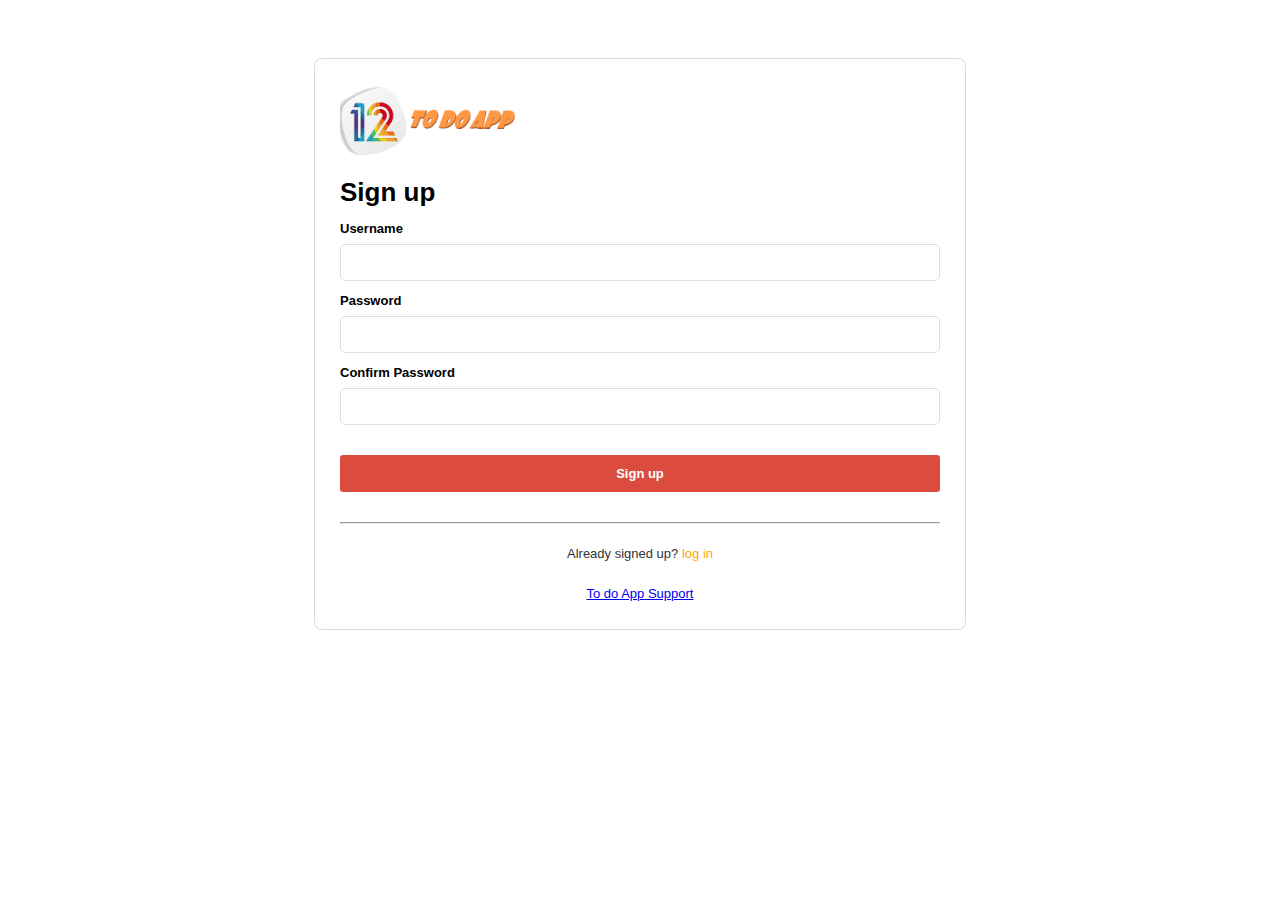
<file: frontend/pages/signup.html>
<!DOCTYPE html>
<html lang="en">
<head>
    <meta charset="UTF-8">
    <meta http-equiv="X-UA-Compatible" content="IE=edge">
    <meta name="viewport" content="width=device-width, initial-scale=1.0">
    <title>Sign up</title>
    <link rel="stylesheet" href="../css/login.css">
    <link rel="icon" href="../img/ico.png" type="image/gif">
    <script src='../js/check_Login_Signup.js'></script>
    <script src='../js/blockAccess.js'></script>
</head>

<script>blockAccess1()</script>

<body>
    <main role="main" class="page">
        <div class="page__frame">
            <div class="page__logo">
                <a href="/" aria-label="Todoist Homepage"><img src="../img/logo.png" alt="Logo" class="logo"></a>
            </div>
            <div class="page_content">
                <div class="login_signup_form">
                    <h1>Sign up</h1>
                    <form method="post" id="login_form" onsubmit="check(event, 0)">
                        <div class="field">
                            <label class="label" for="username">Username</label>
                            <input type="text" name="username" id="username" class="input" required>
                        </div>
                        <div class="field">
                            <label class="label" for="password">Password</label>
                            <input type="password" name="password" id="password" class="input" required>
                        </div>
                        <div class="field">
                            <label class="label" for="confirm_pw">Confirm Password</label>
                            <input type="password" name="confirm_pw" id="confirm_pw" class="input" required>
                        </div>
                        <div id="notification"></div>
                        <button type="submit" class="submit" name="submit" id="submit">Sign up</button>
                    </form>
                </div>
            </div>
            <hr id="hr1">
            <div class="middle">Already signed up? <a href="login.html" class="link_signup">log in</a></div>
            <div class="middle"><a href="/">To do App Support</a></div>
        </div>
    </main>
</body>
</html>
</file>
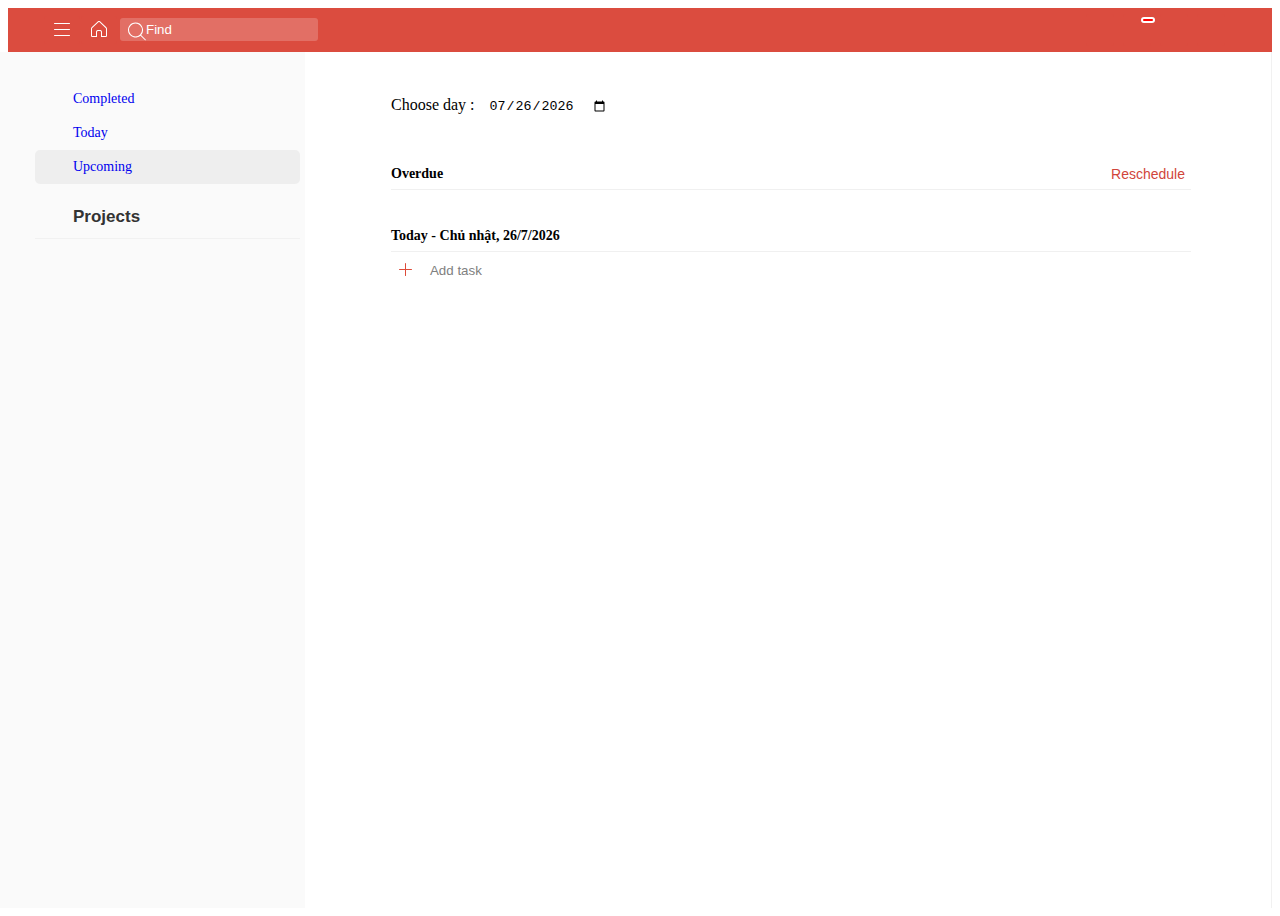
<file: frontend/pages/upcomingtask.html>
<!DOCTYPE html>
<html lang="en" class="left_menu_show">

<head>
    <meta charset="UTF-8">
    <meta http-equiv="X-UA-Compatible" content="IE=edge">
    <meta name="viewport" content="width=device-width, initial-scale=1.0">
    <title>Upcoming</title>
    <link rel="stylesheet" href="../css/todaytask.css">
    <link rel="stylesheet" href="../css/upcoming.css">
    <link rel="stylesheet" href="https://www.w3schools.com/w3css/4/w3.css">
    <link rel="stylesheet" href="https://cdnjs.cloudflare.com/ajax/libs/font-awesome/4.7.0/css/font-awesome.min.css">
    <script src="https://code.jquery.com/jquery-1.12.4.js"></script>
    <script src="https://code.jquery.com/ui/1.12.1/jquery-ui.js"></script>
    <script src="../js/upcoming.js"></script>
    <script src="../js/todaytask.js"></script>
    <script src="../js/sign_out.js"></script>
    <script src="../js/blockAccess.js"></script>

    <link rel="manifest" href="../manifest.json" />
</head>

<script>blockAccess()</script>

<body style="box-sizing: content-box;">
    <div id="todoist_app">
        <div id="page_background">
            <div id="top_bar">
                <div id="top_bar_inner" role="banner">
                    <div class="left_control">
                        <button type="button" aria-label="Main menu" role="switch" aria-checked="true"
                            onclick="controlLeftMenu()" class="left_menu_toggle top_bar_btn"
                            data-reach-tooltip-trigger="">
                            <svg viewBox="0 0 24 24" class="close_icon" width="24" height="24">
                                <path fill="currentColor" fill-rule="nonzero"
                                    d="M5.146 5.146a.5.5 0 0 1 .708 0L12 11.293l6.146-6.147a.5.5 0 0 1 .638-.057l.07.057a.5.5 0 0 1 0 .708L12.707 12l6.147 6.146a.5.5 0 0 1 .057.638l-.057.07a.5.5 0 0 1-.708 0L12 12.707l-6.146 6.147a.5.5 0 0 1-.638.057l-.07-.057a.5.5 0 0 1 0-.708L11.293 12 5.146 5.854a.5.5 0 0 1-.057-.638z">
                                </path>
                            </svg>
                            <svg class="menu_icon" width="24" height="24" viewBox="0 0 24 24">
                                <path fill="currentColor" fill-rule="evenodd"
                                    d="M4.5 5h15a.5.5 0 1 1 0 1h-15a.5.5 0 0 1 0-1zm0 6h15a.5.5 0 1 1 0 1h-15a.5.5 0 1 1 0-1zm0 6h15a.5.5 0 1 1 0 1h-15a.5.5 0 1 1 0-1z">
                                </path>
                            </svg>
                        </button>

                        <a href="../index.html"><button type="button" aria-label="Go to Home view" class="top_bar_btn"
                                data-reach-tooltip-trigger="">
                                <svg width="24" height="24" viewBox="0 0 24 24">
                                    <path fill="currentColor"
                                        d="M12.527 3.075c.35.104.64.263 1.27.876L19.1 9.123c.374.364.49.505.601.678.11.174.185.351.232.552.042.178.062.34.066.742L20 17.718c0 .446-.046.607-.134.77a.906.906 0 01-.378.378c-.163.088-.324.134-.77.134H14v-4.718c0-.446-.046-.607-.134-.77a.906.906 0 00-.378-.378c-.142-.077-.284-.122-.616-.132L12.718 13h-1.436c-.446 0-.607.046-.77.134a.906.906 0 00-.378.378c-.077.142-.122.284-.132.616l-.002.154V19H5.282c-.446 0-.607-.046-.77-.134a.906.906 0 01-.378-.378c-.088-.163-.134-.324-.134-.77v-6.462c0-.522.02-.703.067-.903.047-.2.121-.378.232-.552l.077-.113c.098-.134.233-.282.524-.565l5.304-5.172c.629-.613.92-.772 1.269-.876a1.82 1.82 0 011.054 0zm-.286.958a.825.825 0 00-.482 0c-.18.054-.326.139-.63.418l-.227.216L5.598 9.84c-.3.293-.385.39-.456.5a.76.76 0 00-.102.242c-.026.112-.037.224-.04.531l.002 6.807.005.073.074.006L8.999 18 9 14.268l.003-.17c.013-.448.083-.749.249-1.058a1.9 1.9 0 01.788-.788c.306-.164.6-.234 1.043-.249l.199-.003h1.45l.17.003c.448.013.749.083 1.058.249.337.18.608.45.788.788.164.306.234.6.249 1.043l.003.199L14.999 18l3.92-.002.073-.006.006-.073.002-.2v-6.615l-.005-.218a1.494 1.494 0 00-.035-.305.747.747 0 00-.102-.242l-.059-.084a3.571 3.571 0 00-.294-.315l-5.407-5.273c-.425-.414-.604-.545-.798-.615l-.06-.019z">
                                    </path>
                                </svg>
                            </button>
                        </a>

                        <div id="quick_find" data-testid="quick_find_container" style="width: 198px;">
                            <svg xmlns="http://www.w3.org/2000/svg" width="24" height="24" aria-hidden="true"
                                class="search_icon">
                                <path
                                    d="M10.5 3a7.5 7.5 0 015.645 12.438l4.709 4.708a.502.502 0 01-.708.708l-4.708-4.709A7.5 7.5 0 1110.5 3zm0 1a6.5 6.5 0 100 13 6.5 6.5 0 000-13z"
                                    fill="currentColor"></path>
                            </svg>
                            <input id="id-v33jcd" role="combobox" autocomplete="off" aria-expanded="false"
                                aria-autocomplete="none" class="quick_find__input" placeholder="Find"
                                aria-label="Quick find" list="list_results" onfocus="expandQuickFind()"
                                onblur="collapseQuickFind()">
                            <datalist id="list_results"></datalist>
                            <button class="close_icon" aria-label="Close Find">
                                <svg viewBox="0 0 24 24" class="" width="22" height="22" aria-hidden="true">
                                    <path fill="currentColor" fill-rule="nonzero"
                                        d="M5.146 5.146a.5.5 0 0 1 .708 0L12 11.293l6.146-6.147a.5.5 0 0 1 .638-.057l.07.057a.5.5 0 0 1 0 .708L12.707 12l6.147 6.146a.5.5 0 0 1 .057.638l-.057.07a.5.5 0 0 1-.708 0L12 12.707l-6.146 6.147a.5.5 0 0 1-.638.057l-.07-.057a.5.5 0 0 1 0-.708L11.293 12 5.146 5.854a.5.5 0 0 1-.057-.638z">
                                    </path>
                                </svg>
                            </button>
                            <button id="searchButton" onclick="forwardPage()"
                                style="visibility: hidden; display: none;">Search</button>
                        </div>
                    </div>

                    <div aria-label="Menu" role="group" class="right_control">
                        <a href="./pages/about.html" style="text-decoration: none;">
                            <button type="button" id="help_btn" class="top_bar_btn" aria-label="about us">
                                <i class="fa fa-question-circle-o w3-xlarge"></i>
                            </button>
                        </a>

                        <button type="button" id="notification_btn" class="top_bar_btn" onclick="controlNotification()" aria-label="notification">
                            <i class="fa fa-bell-o w3-large"></i>
                            <span id="new_notifications" class="new_notifications"></span>
                        </button>

                        <button type="button" id="user_btn_detail" class="top_bar_btn" onclick="controlProfile()" aria-label="profile">
                            <i class="fa fa-user-circle w3-xlarge"></i>
                        </button>

                        <button type="button" id="signout_btn" class="top_bar_btn" onclick="sign_out()" aria-label="signout">
                            <i class="fa fa-sign-out w3-xlarge"></i>
                        </button>

                    </div>
                </div>
            </div>

            <div id="app_holder">
                <div id="content_wrapper">
                    <div id="holder_overlay" class="left_menu_overlay left_menu_overlay-exit-done"></div>
                    <div id="left_menu" class="left_menu new_side_bar_design" style="width: 305px;">
                        <div id="list_holder" role="navigation" style="width: 265px;">
                            <ul id="top_filters" class="new_sidebar_design">
                                <li id="filter_inbox" class="filter" role="link">
                                    <a href="completed_task.html">
                                        <span aria-hidden="true" class="item_icon">
                                            <i class="fa fa-check-circle w3-large"></i>
                                        </span>
                                        <span class="item_content">Completed</span>
                                    </a>
                                </li>
                                <li id="filter_today" class="filter">
                                    <a href="../index.html" aria-current="page">
                                        <span aria-hidden="true" class="item_icon"><i
                                                class="fa fa-calendar-check-o w3-large"></i></span>
                                        <span class="item_content">Today</span>
                                    </a>
                                </li>
                                <li id="filter_upcoming" class="filter current">
                                    <a class="active" href="upcomingtask.html">
                                        <span class="item_icon" aria-hidden="true"><i
                                                class="fa fa-calendar w3-large"></i></span>
                                        <span class="item_content">Upcoming</span>
                                    </a>
                                </li>
                            </ul>
                            <div class="sidebar_expansion_panel expansion_panel expansion_panel--expanded">
                                <div class="expansion_panel__header" style="top: auto;">
                                    <button type="button" onclick="controlListProject()"
                                        data-track="navigation|projects_panel" aria-expanded="true"
                                        aria-label="Toggle list of Projects" class="expansion_panel__toggle">
                                        <div aria-hidden="true" class="expansion_panel__toggle_icon">
                                            <i id="ic_open_list_projects" class="fa fa-chevron-right w3-small"></i>
                                            <i id="ic_close_list_projects" style="display: none;"
                                                class="fa fa-chevron-down w3-small"></i>
                                        </div>
                                        Projects
                                    </button>
                                    <div class="expansion_panel__actions"><button type="button" id="btn_add_project"
                                            class="adder_icon"><svg width="13" height="13">
                                                <path
                                                    d="M6 6V.5a.5.5 0 0 1 1 0V6h5.5a.5.5 0 1 1 0 1H7v5.5a.5.5 0 1 1-1 0V7H.5a.5.5 0 0 1 0-1H6z"
                                                    fill="currentColor" fill-rule="evenodd"></path>
                                            </svg></button></div>
                                </div>
                                <div id="div_list_project" class="reactist collapse" style="min-height: 0px;">
                                    <div class="collapse__wrapper">
                                        <div class="collapse__wrapper_inner">
                                            <ul id="projects_list" aria-label="Projects"
                                                class="items generic_left_list">
                                            </ul>

                                            <div id="projects_list_manager" class="left_list_manager_holder">
                                                <div class="controller actions controller_history"
                                                    id="projects_archived_holder">
                                                    <a id="show_archived_project" onclick="show_archived_project()"
                                                        style="display: flex;">Archived
                                                        projects
                                                    </a>
                                                    <a id="hide_archived_project" onclick="hide_archived_project()"
                                                        style="display: none;">Hide
                                                        Archived
                                                    </a>
                                                </div>
                                                <ul id="projects_archived_list" class="items generic_left_list">
                                                </ul>
                                            </div>
                                        </div>
                                    </div>
                                </div>
                            </div>
                        </div>
                    </div>

                    <main id="content" class="main_contents" style="margin-left: 303px;">
                        <div id="editor">
                            <div id="offline_box" class="offline_box" style="display: none;">
                                <p class="username">You are offline  <i class="fa fa-toggle-off w3-xlarge"></i></p>
                            </div>

                            <div id="agenda_view" class="today_view">

                                <header id="headerView" class="view_header large_margin_bottom has_children">
                                    <div class="view_header__content tooltip-chose-date">
                                        <div class="tooltip-chose-date">
                                            Choose day :
                                            <input type="date" id="date-picker" onchange="dateChange(this.value)" />
                                            <script>
                                                document.getElementById("date-picker").setAttribute("min", getDateToday());
                                                document.getElementById("date-picker").setAttribute("value", getDateToday());
                                            </script>
                                            <span class="tooltiptext">Chose other date</span>

                                        </div>
                                    </div>

                                </header>


                                <div class="view_content" id="list-date-todo">

                                    <div class="section" role="group">
                                        <header id="section-header-0">
                                            <h2><span>Overdue</span></h2>
                                            <div class="section_head_actions">
                                                <button id="btn-reschedue-all" type="button" aria-expanded="false"
                                                    class="reschedule_menu__button"
                                                    onclick="openDatePickerReschedueOverDue()">Reschedule</button>
                                                <input id="input-reschedue-all"
                                                    style="display: none; border: none; outline: none; cursor: pointer; color: red; width: 135px;"
                                                    type="date" onchange="reschedueAllTask(this.value)" />
                                                <button id="close-reschedue-all" type="button"
                                                    style="color: black; display: none;" class="reschedule_menu__button"
                                                    onclick="closeDatePickerReschedue()">X</button>
                                            </div>
                                        </header>

                                        <div class="list_holder">
                                            <ul class="items" data-day-list-id="overdue" id="overdue1"></ul>
                                        </div>
                                    </div>

                                    <div class="section" role="group">
                                        <header id="section-header-1">
                                            <h2>Today -
                                                <script>document.write(getToday())</script>
                                            </h2>


                                        </header>

                                        <div id="list_holder">
                                            <ul id="list_task_today" class="items" data-day-list-id="today">
                                                <div id="today1"></div>
                                                <li id="controller-actions" class="controller actions">
                                                    <button class="plus_add_button" onclick="openManagerNewTask()">
                                                        <span class="icon_add" aria-hidden="true"><svg width="13"
                                                                height="13">
                                                                <path
                                                                    d="M6 6V.5a.5.5 0 0 1 1 0V6h5.5a.5.5 0 1 1 0 1H7v5.5a.5.5 0 1 1-1 0V7H.5a.5.5 0 0 1 0-1H6z"
                                                                    fill="currentColor" fill-rule="evenodd"></path>
                                                            </svg></span>
                                                        Add task
                                                    </button>

                                                </li>
                                                <li id="manger-new-task" class="manager" style="display: none;">
                                                    <form id="new-task" class="focus-marker-enabled-within">
                                                        <div class="task_editor__editing_area">
                                                            <div class="task_editor__input_fields">
                                                                <div class="task_editor__content_field">
                                                                    <input type="text" id="contentOfNewTask"
                                                                        name="input-task-content"
                                                                        placeholder="do somthing">
                                                                </div>
                                                            </div>

                                                            <div class="task_editor__extra_fields">
                                                                <div class="task_editor__extra_fields__pills">
                                                                    <button id="btn_addTime" onclick="addTimeToday()"
                                                                        type="button" style="color: blue;">
                                                                        <i class="fa fa-clock-o w3-small"></i>
                                                                        <p>Add time</p>
                                                                    </button>
                                                                    <input id="input_addTime" type="time"
                                                                        style="display: none;" />
                                                                    <button id="btn_closeAddTime"
                                                                        onclick="closeAddTimeToday()" type="button"
                                                                        style="border: none; display: none;">x</button>
                                                                </div>
                                                            </div>
                                                        </div>
                                                        <div class="task_editor__form_actions">
                                                            <button type="button" class="add_task_btn"
                                                                aria-disabled="true"
                                                                onclick="addTask(getDateToday() + ' ' + document.getElementById('input_addTime').value, document.getElementById('contentOfNewTask').value)">Add
                                                                task</button>
                                                            <button type="button" class="cancel_btn"
                                                                onclick="closeManagerNewTask()"> Cancel </button>
                                                        </div>
                                                    </form>
                                                </li>
                                            </ul>
                                        </div>
                                    </div>
                                </div>

                                <div id="notification_box" class="notification_box" style="display: none;">
                                    <p>Notification</p>
                                    <ul id="list_notifications">
                                    </ul>
                                </div>

                                <div id="profile_box" class="profile_box" style="display: none;">
                                    <p class="username" id="username"></p>
                                    <p class="account_action" onclick="sign_out()">Sign out</p>
                                </div>
                            </div>

                        </div>

                    </main>

                </div>

            </div>

        </div>
    </div>

    <div id="addProjectModal" class="modal">
        <div class="modal-content">
            <div class="modal-header">
                <span id="btn_close_add_project_modal" class="modal_close">&times;</span>
                <p>Add project</p>
            </div>
            <div class="modal-body">
                <p>Name</p>
                <input type="text" id="new_project_name" autocomplete="off">
            </div>
            <div class="modal-footer">
                <button type="button" id="btn_add_new_project" class="btn_add_project">Add</button>
            </div>
        </div>
    </div>
</body>

<script src="../js/list_project_control.js"></script>
<script src="../js/notification_control.js"></script>
<script src="../js/topbtn_control.js"></script>
<script src="../js/register-sw.js"></script>
<script>
    // if ('serviceWorker' in navigator) {
    //     navigator.serviceWorker.register('../service-worker.js')
    //         .then((reg) => console.log('service worker registered', reg))
    //         .catch((err) => console.log('service worker is not registered', err))
    // }
    let deleteTaskQueue = []
    let addTaskQueue = []

    window.addEventListener('load', () => {
        if (navigator.onLine) {
            document.getElementById('offline_box').style.display = 'none'
        } else {
            document.getElementById('offline_box').style.display = 'block'
        }

        window.addEventListener('offline', () => {
            document.getElementById('offline_box').style.display = 'block'

            let temp = document.getElementsByClassName('a')
            for (let i = 0; i < temp.length; i++) {
                temp[i].href = '/todo/frontend/pages/fallback.html'
            }
        })

        let status = navigator.onLine
        console.log('status', status)
        if (status) {
            getTask()
        } else {
            getTaskOffline()
        }

        window.addEventListener('online', () => {
            document.getElementById('offline_box').style.display = 'none'
            if (deleteTaskQueue.length !== 0) {
                deleteTaskQueue.forEach(task => {
                    console.log('delete a task')
                    fetchDeleteTask(task)
                })
            }

            if (addTaskQueue.length !== 0) {
                addTaskQueue.forEach(task => {
                    console.log('add a task')
                    fetchAddTask(task.deadline, task.content)
                })
            }
        })
    })
    getUpcomingTask();
    getProjectFromDB();
</script>

</html>
</file>
<file: frontend/css/todaytask.css>
/* page background */
  #app_holder,
  #content_wrapper,
  #page_background,
  #todoist_app,
  body {
      overflow: hidden;
      font-display: swap;
  }
  #page_background {
      height: 100vh;
      background-color: #fff;
  }
  #app_holder,
  #page_background {
      display: flex;
      flex-direction: column;
  }
  #app_holder {
      flex-grow: 1;
  }

  @media print {
    #app_holder {
        display: block;
    }
}
#content,
#content_wrapper {
  display: flex;
  flex-grow: 1;
  flex-direction: column;
}

  /* Top Bar */
  #page_background #top_bar {
    box-sizing: border-box;
    height: 44px;
    z-index: 200;
    display: flex;
    align-items: center;
    justify-content: center;
    flex-shrink: 0;
    border-bottom: 1px solid transparent;
    background-color: #db4c3f;
    transition: height 0.2s ease-in;
    padding-left: 38px;
    padding-right: 38px;
}

@media screen and (max-width :750px) {
  #top_bar {
    padding-left: 10px;
    padding-right: 10px;
    min-width: 350px;
  }
}


#top_bar .right_control {
  align-items: center;
  display: flex;
  height: 44px;
  padding: 0 12px;
}

#top_bar .right_control .top_bar_btn {
  margin-left: 12px;
  height: 32px;
}
  
#top_bar_inner {
    height: 100%;
    width: 100%;
    display: flex;
    justify-content: space-between;
  }

/* Left_controll */

[data-ui-frameless-titlebar="true"] #top_bar .left_control {
  flex-grow: 1;
}

#top_bar .left_control {
  display: flex;
  align-items: center;
  justify-content: flex-start;
}


#list_holder {
  max-width: 800px;
  min-width: 235px;
  padding-bottom: 30px;
}
#list_holder a.action .icon-add {
  margin-right: 14px;
  margin-left: 9px;
}
@media (max-width: 750px) {
  #list_holder .text_box {
    width: 80%;
  }
}

/* Top_bar_btn */

.top_bar_btn {
  display: flex;
  align-items: center;
  justify-content: center;
  box-sizing: border-box;
  cursor: pointer;
  border-radius: 3px;
  color: #fff;
  height: 28px;
  min-width: 28px;
  margin-left: -3px;
  margin-right: -3px;
  padding: -5px;
  border: none;
  outline: none;
  background-color: #db4c3f;
}

.top_bar_btn:hover {
  border-radius: 3px;
  background-color: hsla(0, 0%, 100%, 0.2);
}


/*------------------------*/

.left_menu_toggle {
  margin-left: -2px;
  margin-right: 4px;
}
.left_menu_toggle .close_icon {
  display: none;
}
@media (max-width: 750px) {
  html.left_menu_show .left_menu_toggle .close_icon {
      display: block;
  }
  html.left_menu_show .left_menu_toggle .menu_icon {
      display: none;
  }
  [data-reach-tooltip].left_menu_toggle__tooltip:before {
      left: 16px;
  }
}
  /* quick_find */

  #quick_find {
    display: flex;
    align-items: center;
    position: relative;
    margin-left: 6px;
}

#quick_find [role="combobox"] {
  outline: 0;
  box-sizing: border-box;
}

#quick_find [role="combobox"]:focus + [role="listbox"] [aria-selected="true"] {
    background-color: #eee;
}

#quick_find .quick_find__input {
  margin: 0;
  border: 1px solid transparent;
  border-radius: 3px;
  width: 100%;
  box-sizing: border-box;
  outline: 0;
  color: #fff;
  padding: 3px 0 3px 25px;
  background: hsla(0, 0%, 100%, 0.2);
  transition: width 0.2s ease-in, background 0.15s cubic-bezier(0.4, 0, 0.2, 1);
}

#quick_find input::-webkit-search-results-decoration {
  display: none;
}

#quick_find .quick_find__input::placeholder{
  color: #fff;
}

#quick_find.active .quick_find__input::placeholder,
#quick_find:hover .quick_find__input::placeholder {
  color: grey;
}

#quick_find.active .quick_find__input,
#quick_find:hover .quick_find__input {
    color: #202020;
    background: #fff;
    border: 1px solid transparent;
}

[data-ui-frameless-titlebar="true"] #quick_find.active {
  flex-grow: 1;
  max-width: 450px;
  width: unset !important;
}

#quick_find.active,
#quick_find.active [role="listbox"] {
    width: 450px !important;
}
#quick_find.active .shortcut_hint {
    opacity: 0;
}
#quick_find.active .close_icon {
    opacity: 1;
    z-index: 10;
}
#quick_find.active .quick_find__input {
    color: #202020;
    padding-right: 31px;
}


@media (max-width: 750px) {
  #quick_find,
  #quick_find [role="listbox"] {
      width: calc(100vw - 366px) !important;
  }
  #quick_find:hover .search_icon {
      color: rgba(0, 0, 0, 0.4);
  }
  #quick_find.active .search_icon {
      display: none;
  }
  #quick_find .quick_find__input {
      padding-left: 5px;
  }
  #quick_find .quick_find__input::-moz-placeholder {
      opacity: 0;
  }
  #quick_find .quick_find__input:-ms-input-placeholder {
      opacity: 0;
  }
  #quick_find .quick_find__input::placeholder {
      opacity: 0;
  }
  #quick_find.active,
  #quick_find.active [role="listbox"] {
      width: calc(100vw - 109px) !important;
  }
  .left_menu_show #quick_find {
      -webkit-animation: hide 0.2s cubic-bezier(0.4, 0, 0.2, 1) forwards;
      animation: hide 0.2s cubic-bezier(0.4, 0, 0.2, 1) forwards;
      display: none;
  }
  .left_menu_hide #quick_find,
  .left_menu_hide #quick_find [role="listbox"] {
      width: calc(100vw - 366px) !important;
  }
  .left_menu_hide #quick_find.active,
  .left_menu_hide #quick_find.active [role="listbox"] {
      width: calc(100vw - 109px) !important;
  }
  .left_menu_hide [data-ui-hidden-inset-titlebar="true"] #quick_find,
  .left_menu_hide [data-ui-hidden-inset-titlebar="true"] #quick_find [role="listbox"] {
      width: calc(100vw - 430px) !important;
  }
  .left_menu_hide [data-ui-hidden-inset-titlebar="true"] #quick_find.active,
  .left_menu_hide [data-ui-hidden-inset-titlebar="true"] #quick_find.active [role="listbox"] {
      width: calc(100vw - 173px) !important;
  }
  .left_menu_hide [data-ui-frameless-titlebar="true"] #quick_find {
      min-width: 80px;
      width: calc(100vw - 498px) !important;
  }
  .left_menu_hide [data-ui-frameless-titlebar="true"] #quick_find [role="listbox"] {
      width: calc(100vw - 498px) !important;
      width: auto;
      min-width: 400px;
  }
  .left_menu_hide [data-ui-frameless-titlebar="true"] #quick_find.active {
      flex-grow: 1;
  }
  [data-ui-hidden-inset-titlebar="true"] #quick_find,
  [data-ui-hidden-inset-titlebar="true"] #quick_find [role="listbox"] {
      width: calc(100vw - 430px) !important;
  }
  [data-ui-hidden-inset-titlebar="true"] #quick_find.active,
  [data-ui-hidden-inset-titlebar="true"] #quick_find.active [role="listbox"] {
      width: calc(100vw - 173px) !important;
  }
  @-webkit-keyframes hide {
      0% {
          visibility: visible;
          opacity: 1;
      }
      to {
          visibility: hidden;
          opacity: 0;
      }
  }
  @keyframes hide {
      0% {
          visibility: visible;
          opacity: 1;
      }
      to {
          visibility: hidden;
          opacity: 0;
      }
  }
}
@media (min-width: 750px) {
  .left_menu_hide #quick_find,
  .left_menu_hide #quick_find [role="listbox"] {
      width: 198px !important;
  }
  .left_menu_hide #quick_find.active,
  .left_menu_hide #quick_find.active [role="listbox"] {
      width: 450px !important;
  }
}

  /*icon */

#quick_find.active .search_icon,
#quick_find:hover .search_icon {
    color: #202020;
}

#quick_find .search_icon {
  position: absolute;
  color: #fff;
  cursor: text;
  left: 5px;
  top: 50%;
  transform: translateY(-50%);
  height: 21px;
}

  #quick_find .close_icon {
    width: 24px;
    height: 24px;
    border-radius: 3px;
    display: flex;
    align-items: center;
    justify-content: center;
    opacity: 0;
    z-index: -1;
    cursor: pointer;
    color: grey;
    transition: opacity 0.3s cubic-bezier(0.4, 0, 0.2, 1);
    top: 2px;
    background-color: #fff;
}
#quick_find .close_icon:hover {
    background-color: #eee;
    color: #202020;
}

#quick_find .close_icon {
    position: absolute;
    right: 5px;
}

#quick_find.active .close_icon {
    opacity: 1;
    z-index: 10;
    outline: none;
    border: none;
}



/* Left Menu SideNav */

  #left_menu {
    box-sizing: border-box;
    width: 305px;
    height: calc(100vh - 44px);
    padding-top: 30px;
    padding-left: 35px;
    position: fixed;
    left: 0;
    transition: left 0.25s cubic-bezier(0.4, 0, 0.2, 1);
    overflow-x: hidden;
    overflow-y: hidden;
    background-color: #fafafa;
    user-select: none !important;
}
#left_menu .expansion_panel__actions button {
    opacity: 0;
}
#left_menu:hover {
    overflow-y: auto;
}
#left_menu:hover .expansion_panel__actions button {
    opacity: 1;
}
#left_menu[focus-within] {
    overflow-y: auto;
}
#left_menu:focus-within {
    overflow-y: auto;
}
#left_menu[focus-within] .expansion_panel__actions button {
    opacity: 1;
}
#left_menu:focus-within .expansion_panel__actions button {
    opacity: 1;
}
@media (max-width: 750px) {
    #left_menu {
        height: calc(100vh - 44px);
        left: -425px;
        padding: 0 0 0 35px;
    }
}
@media (pointer: coarse) {
    #left_menu {
        overflow-y: auto;
    }
}
#left_menu .expansion_panel header:before {
    content: "";
    position: absolute;
    left: -35px;
    top: 0;
    height: 100%;
    width: 35px;
    z-index: 10;
    display: block;
    background-color: #fafafa;
}
@media (min-width: 750px) {
    html.left_menu_hide #left_menu {
        left: -425px;
    }
    html.left_menu_hide #content {
        margin-left: 0 !important;
    }
}
@media (max-width: 750px) {
    #left_menu {
        margin-top: 0;
        z-index: 199;
    }
    html.left_menu_show {
        overflow-y: hidden;
    }
    html.left_menu_show #left_menu {
        left: 0;
        box-shadow: 0 2px 10px rgba(0, 0, 0, 0.3);
    }
}

  #top_filters {
    margin: 0;
    padding: 0;
}

#top_filters > li {
    min-height: 24px;
    font-size: 14px;
    color: #333;
    list-style: none;
    cursor: pointer;
    padding: 5px 16px 5px 5px;
    transition: color 0.1s ease-in, background-color 0.1s ease-in;
    line-height: 1.25;
    display: flex;
    border-radius: 3px;
    align-items: center;
}
#top_filters > li a {
    flex: 1;
    display: flex;
    text-decoration: none;
    align-items: center;
}
#top_filters > li.current {
    background: #fff;
    font-weight: 700;
}
#top_filters > li.current .item_counter,
#top_filters > li.current .item_icon {
    font-weight: 400;
}
#top_filters > li .SidebarListItem {
    margin-top: -5px;
    margin-bottom: -5px;
    padding: 0 9px 0 2px;
}
#top_filters > li:hover {
    background-color: #fff;
}
#top_filters > li:hover .item_menu {
    opacity: 0.5;
}
#top_filters > li .item_icon {
    width: 28px;
    height: 24px;
    display: flex;
    justify-content: center;
    align-items: center;
    margin-right: 5px;
    margin-top: -1px;
    font-size: 14px;
    color: #555;
}
#top_filters > li.filter#filter_inbox .item_icon,
#top_filters > li.filter#filter_team_inbox .item_icon {
    color: #246fe0;
}
#top_filters > li.filter#filter_today .item_icon {
    color: #058527;
}
#top_filters > li.filter#filter_upcoming .item_icon {
    color: #692fc2;
}
#top_filters > li .item_content {
    display: inline-block;
    width: calc(100% - 60px);
    vertical-align: top;
    min-height: 24px;
    line-height: 24px;
    word-break: break-all;
    word-break: break-word;
}
#top_filters > li .item_counter {
    display: inline-block;
    color: #777;
    font-size: 12px;
    margin-left: 5px;
    line-height: 22px;
}
#top_filters > li .item_counter.overdue_color {
    color: #dd4b39;
}
#top_filters > li button.item_menu {
    display: flex;
    height: 24px;
    width: 24px;
    align-items: center;
    opacity: 0;
}
#top_filters > li button.item_menu > svg {
    display: inline-block;
    pointer-events: none;
    vertical-align: middle;
}
#top_filters.new_sidebar_design > li {
    padding-right: 18px;
    border-radius: 5px;
}
#top_filters.new_sidebar_design > li.current {
    background: #eee;
    font-weight: 400;
}
#top_filters.new_sidebar_design > li:hover {
    background-color: #eee;
}
#top_filters.new_sidebar_design > li .item_content {
    display: flex;
    flex: 1;
    align-items: center;
}
#top_filters.new_sidebar_design > li .item_counter {
    color: #aaa;
    margin-left: auto;
    padding-left: 5px;
}
#top_filters.new_sidebar_design > li .item_counter.overdue_color {
    color: #dd4b39;
}

.left_menu_overlay {
  display: none;
  position: fixed;
  width: 100%;
  height: 100%;
  z-index: 198;
  background-color: rgba(0, 0, 0, 0.5);
  transition: opacity 0.25s cubic-bezier(0.4, 0, 0.2, 1);
  opacity: 0;
  visibility: hidden;
}
@media (max-width: 750px) {
  .left_menu_overlay {
      display: block;
  }
}
.left_menu_overlay.left_menu_overlay-enter-active,
.left_menu_overlay.left_menu_overlay-enter-done {
  opacity: 1;
  visibility: visible;
}
.left_menu_overlay.left_menu_overlay-exit {
  opacity: 0;
  visibility: visible;
}
.left_menu_overlay.left_menu_overlay-exit-done {
  opacity: 0;
  visibility: hidden;
}

.left_menu_hide .resize_handle {
  display: none;
}

/*  Content */

#content {
    min-height: 380px;
    background-color: #fff;
    margin-left: 305px;
    border-right: 1px solid #f1f1f1;
    transition: opacity 0.25s cubic-bezier(0.4, 0, 0.6, 1);
    position: relative;
    overflow-x: hidden;
    overflow-y: auto;
    overflow: hidden auto;
    outline: 0;
    transition: margin-left 0.25s cubic-bezier(0.4, 0, 0.2, 1);
}

#content,
#content_wrapper {
  display: flex;
  flex-grow: 1;
  flex-direction: column;
}

@media (max-width: 750px) {
  #content{
        min-width: 350px;
        margin-left: 0 !important;
        width: auto !important;
        padding: 0;
    }

}

/* EDITOR */
#content.content--empty-state #editor {
  padding-bottom: 0 !important;
}

#editor {
  display: flex;
  flex-direction: column;
  flex-grow: 1;
  vertical-align: top;
  padding-bottom: 84px;
}
#editor .top {
  padding-bottom: 10px;
}
#editor .item_table {
  width: 100% !important;
}
#editor .controller {
  padding: 0 20px 0 3px;
}
#editor .desc {
  color: #555;
  font-size: 11px;
}
#editor .light_error {
  color: #dd4b39;
}
#editor .input_due_date {
  width: 85px;
}
#editor .empty {
  color: #999;
}
#editor .gear_menu > svg {
  display: inline;
  pointer-events: none;
  vertical-align: 0;
}
#editor .gear_menu.shown {
  visibility: visible;
}
#editor .drop_item {
  padding-bottom: 1px solid !important;
}
#editor .arrow {
  margin-top: 9px;
  margin-left: -27px;
  padding-left: 3px;
  padding-right: 3px;
}
#editor .action_add_item {
  display: block;
  height: 3em;
  line-height: 3em;
  color: grey;
  margin-left: -4px;
}
#editor .action_add_item .icon_add {
  align-items: center;
  border-radius: 50%;
  color: #dd4b39;
  display: inline-flex;
  height: 17px;
  justify-content: center;
  margin-right: 13px;
  transform: translateY(8px);
  vertical-align: 7px;
  width: 17px;
}
#editor .action_add_item:hover {
  color: #dd4b39;
  text-decoration: none;
}
#editor .action_add_item:hover .icon_add {
  color: #fff;
  background-color: #dd4b39;
}
#editor .action_add_item:hover .icon_add svg {
  transform: scale(0.846);
}
#editor .action_add_item.inlined-button {
  display: inline-block;
}

@media (max-width: 750px) { 
  #editor {
    min-width: 325px;
  }
}


.today_view .board_view__sections #completed_today_holder {
  justify-items: center;
  flex-grow: 1;
  margin: 0 auto;
  align-self: center;
}

#agenda_view .add_task {
  transition: opacity 0.15s ease-in;
}

#agenda_view .agenda_add_task:hover .action .icon_add,
.plus_add_button:hover .icon_add {
    color: #fff !important;
}

#agenda_view ul {
  margin-bottom: 30px;
}
#agenda_view .agenda_add_task {
  padding: 0 0 0 3px !important;
  font-size: 13px !important;
  transition: opacity 0.15s ease-in;
  cursor: pointer;
  height: 3em;
  line-height: 3em;
  margin-left: -7px;
}
#agenda_view .agenda_add_task .action {
  color: grey !important;
  padding-left: 4px;
}
#agenda_view .agenda_add_task .action .icon_add {
  align-items: center;
  border-radius: 50%;
  color: #dd4b39;
  display: inline-flex;
  height: 17px;
  justify-content: center;
  margin-right: 13px;
  transform: translateY(8px);
  vertical-align: 7px;
  width: 17px;
}
#agenda_view .agenda_add_task:hover .action {
  color: #dd4b39 !important;
  text-decoration: none;
}
#agenda_view .agenda_add_task:hover .action .icon_add {
  color: #fff;
  background-color: #dd4b39;
}
#agenda_view .agenda_add_task:hover .action .icon_add svg {
  transform: scale(0.846);
}
#agenda_view .section_overdue .smart_schedule_link {
  float: right;
  cursor: pointer;
  font-size: 14px;
  font-weight: 400;
  color: #d1453b;
}
#agenda_view .section_overdue .smart_schedule_link:hover {
  text-decoration: underline;
}
#agenda_view .section_separator {
  margin-bottom: 30px !important;
}
#agenda_view .section_day,
#agenda_view .section_overdue {
  margin-bottom: 40px;
}
#agenda_view .date {
  font-weight: 400;
}
#agenda_view .column_project {
  vertical-align: top;
  color: grey;
  font-size: 11px;
  text-align: right;
  white-space: nowrap;
  padding-left: 5px !important;
  padding-top: 14px;
  padding-bottom: 12px;
  margin-left: auto;
}
#agenda_view .column_project .aligner {
  display: flex;
  align-items: center;
}
#agenda_view .column_project svg {
  position: relative;
  top: 3px;
  margin-left: 5px;
}
#agenda_view .column_project svg[data-path="sm1/reminder_small.svg"] {
  top: 3px;
}
#agenda_view .no_matches a {
  display: block;
  padding: 5px 0;
}
#agenda_view .error_symbol {
  border-bottom: 1px solid #dd4b39;
}
#agenda_view .gear_menu > svg {
  vertical-align: 0 !important;
}
#agenda_view .task_item .assign_user img {
  margin-top: 3px;
}
#agenda_view .task_item .assign_user svg {
  margin-top: -3px;
  transform: translateY(3px);
}
#agenda_view .empty-state ul {
  margin-bottom: 0;
}


#page_background .view_header {
  display: flex;
  padding-left: 55px;
  padding-right: 55px;
  padding-top: 36px;
  padding-bottom: 24px;
}

.view_header {
  display: flex;
  padding-left: 55px;
  padding-right: 55px;
  padding-top: 36px
}

.view_header .large_margin_bottom {
  margin-bottom: 24px;
}

.view_header.has_children .view_header__content form,
.view_header.has_children .view_header__content h1.editable {
    max-width: calc(100% - 140px);
}

.view_header.has_children .view_header__content form,
.view_header.has_children .view_header__content h1.editable {
    max-width: calc(100% - 140px);
}
.view_header .view_header__content {
    display: flex;
    width: 100%;
    padding-bottom: 8px;
    max-width: 800px;
    margin: 0 auto;
    border-bottom: 1px solid transparent;
    transition: border-bottom-color 0.3s;
    align-items: flex-start;
    justify-content: space-between;
    word-break: break-word;
}
.view_header .view_header__content .simple_content span.emoji {
    vertical-align: baseline;
}
.view_header .view_header__content h1 {
    border-radius: 5px;
    display: inline-block;
    font-size: 20px;
    font-weight: 700;
    line-height: 25px;
    padding: 0;
    margin: 0;
    display: -webkit-box;
    -webkit-line-clamp: 2;
    -webkit-box-orient: vertical;
    overflow: hidden;
}
.view_header .view_header__content h1.editable {
    margin: -2px 0 0 -4px;
    padding: 2px 4px;
}
.view_header .view_header__content h1.editable:hover {
    background-color: #eee;
}
.view_header .view_header__content h1 img.emoji {
    width: 20px;
    height: 20px;
}
.view_header .view_header__content h1 small {
    color: grey;
    margin-left: 6px;
    font-size: 12px;
    font-weight: 400;
}

.view_header .view_header__content input[type="text"] {
  border: 1px solid #ccc;
  border-radius: 5px;
  padding: 3px;
  outline: none;
  color: #000;
  font-weight: bolder;
  font-size: larger;
  width: 50%;
}

@media screen and (max-width :420px) {
  .view_header .view_header__content input[type="text"] {
    max-width: 100px;
  }
}

.view_header .view_header__content .project_link {
  flex-grow: 1;
}
.view_header .view_header__content .desc {
  margin-left: 8px;
}
.view_header .view_header__content form {
  max-width: 100%;
  position: relative;
}
.view_header .view_header__content .form_field_hint {
  color: #d1453b;
  position: absolute;
  right: 0;
  top: -28px;
}
.view_header .view_header__content .view_header__input {
  border-radius: 5px;
  border: 1px solid #ddd;
  box-sizing: border-box;
  font-size: 20px;
  font-weight: 700;
  line-height: 25px;
  margin: -4px 0 10px;
  max-width: 100%;
  padding: 3px 8px 5px;
}
.view_header .view_header__content .view_header__input:focus {
  border-color: grey;
}
.view_header .view_header__content .view_header__input_actions {
  width: 100%;
}
.view_header .view_header__content .view_header__input_actions button[type="submit"] {
  margin-right: 5px;
}
.view_header .view_header__content #view_header__a11y_helper_text {
  display: none;
}

.view_content {
  padding-left: 55px;
  padding-right: 55px;
  max-width: 800px;
  margin: 0 auto;
  position: relative;
}

.today_view .view_options_status + .view_content > .section:first-child > header {
  margin-top: 28px;
}

.section header {
  display: flex;
  align-items: center;
  font-size: 14px;
  border-bottom: 1px solid #f0f0f0;
  padding: 0;
}
.section header a {
  text-decoration: none;
}
.section header button.section_head__title,
.section header h2 {
  text-align: left;
  padding: 6px 30px 5px 0;
  line-height: 20px;
  font-size: 14px;
  font-weight: 700;
  flex: 1;
  margin: 0;
}

.section header .section_head__overflow_actions {
  width: 48px;
  display: flex;
  height: 24px;
  position: absolute;
  left: -51px;
  cursor: pointer;
  box-sizing: content-box !important;
}

.section_head__overflow_actions button{
  background-color: #fff;
  outline: none;
  border: none;
}

.section_head__overflow_actions button :hover{
  border-radius: 3px;
  background-color: hsla(0, 0%, 100%, 0.2);
}

.reschedule_menu__button {
  font-size: 14px;
  color: #d1453b;
  background-color: #fff;
  border: none;
  outline: none;
  cursor: pointer;
}
.reschedule_menu__button:hover {
  text-decoration: underline;
  background-color: #fff;
}

.items {
  margin: 0;
  padding: 0;
  list-style-type: none;
}
.items table {
  border-collapse: collapse;
  width: 100%;
}
.items .icon {
  cursor: pointer;
  width: 22px;
}
.items .text {
  word-wrap: break-word;
  word-break: break-word;
}
.items li.checked {
  opacity: 0.4 !important;
}
.items .has_content_icon .richtext_editor,
.items .has_content_icon textarea {
  margin-left: 25px;
  width: 87% !important;
}
.items .has_content_icon .content-icon {
  position: absolute;
  margin-top: -2px;
  margin-right: 5px;
}
.items .on_menu_show .gear_menu,
.items td.menu:hover .gear_menu {
  opacity: 1;
}

.items li button {
  color: #777;
  border: none;
  outline: none;
  cursor: pointer;
  text-decoration: underline;
  background-color: white;
}

.items li button:hover {
  color: #000;
}

.task_list_item {
  font-size: 14px;
  border-bottom: 1px solid #f0f0f0;
}
.task_list_item a:hover {
  text-decoration: underline;
}

.task_list_item .task_list_item__body {
  display: flex;
  align-items: stretch;
  position: relative;
  padding: 0;
}

.task_list_item.task_list_item--shortcuts-enabled.task_list_item--keyboard_shortcuts_active .task_list_item__body {
  background-color: #fafafa;
  border-radius: 5px;
  box-shadow: inset 0 0 0 1px rgba(31, 96, 194, 0.4);
  box-sizing: border-box;
  margin-left: -10px;
  outline: 0;
  padding: 0 10px;
  width: calc(100% + 20px);
}

.task_list_item .task_checkbox {
  margin: 8px 6px 0 -3px;
  z-index: 1;
}

.task_checkbox {
  width: 24px;
  height: 24px;
  cursor: pointer;
  -webkit-user-select: none;
  -moz-user-select: none;
  -ms-user-select: none;
  user-select: none;
  border: none;
  outline: none;
  background-color: #fff;
}
.task_checkbox,
.task_checkbox .task_checkbox__circle {
  display: flex;
  flex-shrink: 0;
  align-items: center;
  justify-content: center;
}
.task_checkbox .task_checkbox__circle {
  height: 16px;
  width: 16px;
  border: 1px solid #dcdcdc;
  border-radius: 50%;
}
.task_checkbox svg {
  display: inline-block;
  border: 1px solid transparent;
  height: 16px;
  width: 16px;
  margin-left: -8px;
  transition: opacity 0.15s cubic-bezier(0.4, 0, 1, 1);
  margin-top: -8px;
  pointer-events: none;
  opacity: 0;
}

.task_checkbox.checked svg,
.task_checkbox:hover svg {
    opacity: 1;
}
.task_checkbox.priority_1 .task_checkbox__circle {
    background-color: hsla(0, 0%, 50.2%, 0.1);
    border-color: grey;
    color: grey;
}
.task_checkbox.priority_1:hover .task_checkbox__circle {
    background-color: hsla(0, 0%, 50.2%, 0.2);
}
.task_checkbox.priority_1.checked .task_checkbox__circle {
    background-color: grey;
}
.task_checkbox.priority_1.checked svg {
    color: #fff;
}
.task_checkbox.priority_1.checked.with_check_animation .task_checkbox__circle {
    background-color: transparent;
    -webkit-animation: p1-checkbox-complete 0.25s linear forwards;
    animation: p1-checkbox-complete 0.25s linear forwards;
}
.task_checkbox.priority_1.checked.with_check_animation .task_checkbox__circle svg {
    -webkit-animation: p1-checkmark-complete 0.25s linear forwards;
    animation: p1-checkmark-complete 0.25s linear forwards;
}
.task_checkbox.priority_1.with_check_animation .task_checkbox__circle {
    background-color: transparent;
    -webkit-animation: p1-checkbox-complete 0.25s linear forwards;
    animation: p1-checkbox-complete 0.25s linear forwards;
    animation-direction: reverse;
}
.task_checkbox.priority_1.with_check_animation svg {
    -webkit-animation: p1-checkmark-complete 0.25s linear forwards;
    animation: p1-checkmark-complete 0.25s linear forwards;
    animation-direction: reverse;
}
.task_checkbox.priority_1 .task_checkbox__circle {
    background-color: transparent;
}

.task_list_item .task_list_item__content {
  flex: 1;
  padding: 8px 0;
  margin-right: 30px;
  cursor: pointer;
}
.task_list_item .task_list_item__content__content_wrapper {
  display: flex;
  margin-bottom: 3px;
}

.task_list_item .task_list_item__content__content_wrapper {
  display: flex;
  margin-bottom: 3px;
}

.task_list_item .task_list_item__content .task_content {
  width: 100%;
  text-align: left;
  text-decoration: none;
  font-size: 14px;
  line-height: 21px;
  word-wrap: break-word;
  word-break: break-word;
  display: -webkit-box;
  -webkit-line-clamp: 4;
  -webkit-box-orient: vertical;
  overflow: hidden;
}

.task_content a:hover {
  color: #db4c3f;
  -webkit-text-decoration-color: #db4c3f;
  text-decoration-color: #db4c3f;
}

.markdown_content ol,
.markdown_content ul {
    padding: 0 0 0 2em;
}
.markdown_content blockquote,
.markdown_content h1,
.markdown_content h2,
.markdown_content h3,
.markdown_content h4,
.markdown_content ol,
.markdown_content p,
.markdown_content pre,
.markdown_content ul {
    margin: 14px 0;
}
.markdown_content ol ol,
.markdown_content ol ul,
.markdown_content ul ol,
.markdown_content ul ul {
    margin: 0;
}
.markdown_content > :first-child {
    margin-top: 0;
}
.markdown_content code,
.markdown_content pre {
    background-color: #fafafa;
    border-radius: 3px;
}
.markdown_content code {
    margin: 0;
}
.markdown_content code.code_inline {
    border: 1px solid #d6d6d6;
    padding: 1px;
}
.markdown_content pre {
    border: 1px solid #d6d6d6;
    padding: 4px;
    overflow: auto;
}
.markdown_content pre > code {
    display: block;
    overflow: visible;
    padding: 0;
    white-space: pre;
    word-break: normal;
    word-wrap: normal;
}
.markdown_content a {
    text-decoration: underline !important;
}
.markdown_content blockquote {
    padding: 0 1em;
    color: rgba(0, 0, 0, 0.88);
    border-left: 2px solid #e0e0e0;
    border-radius: 1px;
    font-style: italic;
}
.markdown_content hr {
    border: 1px solid #e0e0e0;
    margin: 20px 0;
}


.delete_task_btn {
  display: flex;
  align-items: center;
  justify-content: center;
  margin-left: auto;
  margin-right: -30px;
  cursor: pointer;
  border-radius: 3px;
  color: red;
  border: none;
  outline: none;
  background-color: #fff;
  padding-top: 5px;
  padding-bottom: 5px;
}

.delete_task_btn:hover {
  border-radius: 3px;
  background-color: #ece8e8;
}

.task_list_item__info_tags {
  display: flex;
  flex-wrap: wrap;
  align-items: center;
  margin: 0;
  padding: 0;
  min-height: 16px;
}
.task_list_item__info_tags > * {
  display: block;
  align-items: center;
  flex-wrap: nowrap;
  white-space: nowrap;
  height: 16px;
  line-height: 16px;
  font-size: 12px;
  color: grey;
  border-radius: 3px;
  margin: 0 8px 0 0;
}

.task_list_item__info_tags .emoji,
.task_list_item__info_tags > span,
.task_list_item__info_tags a,
.task_list_item__info_tags button {
    font-size: 12px;
}
.task_list_item__info_tags img.emoji {
    width: 12px;
    height: 12px;
}
.task_list_item__info_tags a,
.task_list_item__info_tags button {
    display: flex;
    align-items: center;
    flex-wrap: nowrap;
    outline: none;
    border: none;
    background-color: #fff;
    cursor: pointer;
    color: #ca3429;
}
.task_list_item__info_tags a:hover,
.task_list_item__info_tags button:hover {
    outline: none;
    border: none;
    border-radius: 3px;
    background-color: hsla(0, 0%, 100%, 0.2);
}

.task_list_item__info_tags .task_list_item__project,
.task_list_item__info_tags .task_list_item__section {
    height: 16px;
    display: flex;
    margin-left: auto;
    margin-right: -30px;
}
.task_list_item__info_tags .task_list_item__project a,
.task_list_item__info_tags .task_list_item__section a {
    display: flex;
    align-items: center;
    font-size: 12px;
    color: grey;
    text-decoration: none;
}

.task_list_item__info_tags .task_list_item__project i {
    vertical-align: top;
    color: rgb(59, 59, 59);
}

.task_list_item__info_tags .task_list_item__project span {
  margin-left: 5px;
}

.task_list_item__info_tags .task_list_item__project i + .task_list_item__project__label,
.task_list_item__info_tags .task_list_item__project i + .task_list_item__section__label,
.task_list_item__info_tags .task_list_item__section i + .task_list_item__project__label,
.task_list_item__info_tags .task_list_item__section i + .task_list_item__section__label {
    margin-left: 2px;
}
.task_list_item__info_tags .task_list_item__project__label,
.task_list_item__info_tags .task_list_item__section__label {
    display: block;
    max-width: 200px;
    overflow: hidden;
    white-space: nowrap;
    text-overflow: ellipsis;
    border: none;
    outline: none;
    font-family: inherit;
    font-size: 12px;
    padding-bottom: 5px;
    margin-right: 5px;
}
.task_list_item__info_tags .task_list_item__project__label + i,
.task_list_item__info_tags .task_list_item__section__label + i {
    margin-left: 2px;
}

.task_list_item__info_tags .task_list_item__project__assign {
  color: black;
  font-weight: 530;
}

.task_list_item__actions {
  display: flex;
  justify-content: flex-end;
  height: 24px;
  margin-right: -38px;
  margin-top: 8px;
  padding-left: 16px;
  position: absolute;
  right: 0;
  top: 0;
}
.task_list_item__actions > button,
.task_list_item__actions a {
  border-radius: 3px;
  display: flex;
  justify-content: center;
  align-items: center;
  width: 24px;
  height: 24px;
  color: grey;
  cursor: pointer;
  margin-left: 8px;
}
.task_list_item__actions > button:disabled,
.task_list_item__actions a:disabled {
  cursor: default;
}
.task_list_item__actions > button:not(:disabled):focus,
.task_list_item__actions > button:not(:disabled):hover,
.task_list_item__actions a:not(:disabled):focus,
.task_list_item__actions a:not(:disabled):hover {
  color: #202020;
  background-color: #eee;
}

.actions {
  color: #555;
}
.actions a {
  margin-right: 10px;
  text-decoration: none;
}
.actions a:hover {
  text-decoration: underline;
}

.task_actions:not(.full_width_actions) .plus_add_button {
  width: auto;
}

#editor .actions .plus_add_button .icon_add {
    color: #dd4b39;
}

#editor .actions .plus_add_button:hover .icon_add {
    color: #fff !important;
    background-color: #dd4b39;
}

#editor .actions .icon_add {
  align-items: center;
  border-radius: 50%;
  color: #dd4b39;
  display: inline-flex;
  height: 17px;
  justify-content: center;
  margin-right: 13px;
  transform: translateY(8px);
  vertical-align: 7px;
  width: 17px;
}

.plus_add_button:hover .icon_add svg {
  transform: scale(0.846);
}

#editor .actions .plus_add_button {
    color: grey !important;
    text-decoration: none;
    border: none;
    outline: none;
    background-color: #fff;
    cursor: pointer;
    padding-left: 3px;
}

#editor .actions .plus_add_button:hover {
    color: #dd4b39 !important;
}

li.manager {
  padding: 4px 0 !important;
  background: none !important;
  margin-bottom: 9px;
}
li.manager form {
  padding: 0;
  margin: 0;
}
li.manager table {
  background: none !important;
}
li.manager .submit_btn {
  margin-right: 5px;
  margin-top: 5px;
}
li.manager .td_submit {
  width: 0 !important;
  white-space: nowrap;
  padding-right: 25px !important;
}
li.manager .td_extra {
  width: 100% !important;
}
li.manager .counter_color {
  margin-top: 3px !important;
}
li.manager .input_due_date {
  width: 85px;
}


.task_editor__editing_area {
  border: 1px solid #ddd;
  border-radius: 5px;
  padding: 10px 10px 0;
  cursor: text;
}
.task_editor__editing_area[focus-within] {
  border-color: rgba(0, 0, 0, 0.4);
}
.task_editor__editing_area:focus-within {
  border-color: rgba(0, 0, 0, 0.4);
}

.task_editor__input_fields {
  max-height: 200px;
  overflow-y: auto;
  overflow-x: hidden;
  margin-bottom: 10px;
}
.task_editor__content_field {
  width: 100%;
  display: flex;
  align-items: center;
  font-size: 14px;
  line-height: 21px;
  border: none;
  outline: none;
  word-break: break-word;
}
.task_editor__content_field input {
  width: 90%;
  border: none;
  outline: none;
  padding: 5px;
  background-color: rgb(245, 243, 243);
  border-radius: 5px;
}
.task_editor__content_field input::placeholder {
  color: rgb(204, 198, 198);
}

.task_editor__extra_fields {
  display: flex;
  justify-content: space-between;
  align-items: center;
  flex-wrap: wrap;
}
.task_editor__extra_fields > div {
  display: flex;
  align-items: center;
  padding-bottom: 10px;
}
.task_editor__extra_fields button[aria-expanded="true"] {
  background-color: #eee;
}

.task_editor__extra_fields button  {
    display: flex;
    box-sizing: border-box;
    justify-content: space-between;
    align-items: center;
    height: 28px;
    padding: 0 8px;
    border: 1px solid #ccc;
    border-radius: 5px;
    background-color: #fff;
    transition: background-color 0.3s cubic-bezier(0.4, 0, 0.2, 1);
    cursor: pointer;
    margin-right: 20px;
}

.task_editor__extra_fields input[type="time"] {
  border: 1px solid #ccc;
  outline: none;
  border-radius: 5px;
  padding: 5 5px;
  height: 26px;
  color: blue;
}

.task_editor__extra_fields input[type="date"] {
  border: 1px solid #ccc;
  outline: none;
  border-radius: 5px;
  padding: 5 5px;
  height: 26px;
  width: 150px;
  color: green;
}

.task_editor__extra_fields i {
  margin-right: 3px;
}

.task_editor__extra_fields p {
  font-size: small;
}

.task_editor__extra_fields button:hover  {
  background-color: #eee;
}

.task_editor__extra_fields__pills {
  max-width: 100%;
}
.task_editor__extra_fields__pills > * {
  margin-right: 8px;
}
.task_editor__extra_fields__pills > :last-child {
  margin-right: 0;
}


.task_editor__form_actions {
  padding: 10px 0 0;
}
.task_editor__form_actions > * {
  margin-right: 5px;
  border-radius: 3px;
} 

.task_editor__form_actions button {
    line-height: 17px;
    text-decoration: none;
    padding: 6px 12px 7px;
    position: relative;
    display: inline-block;
    text-shadow: 0 1px 0 #fff;
    white-space: nowrap;
    border: 1px solid #ddd;
    background: linear-gradient(linear, 0 40%, 0 70%, from(#f3f3f3), to(#f1f1f1));
    border-radius: 3px !important;
    text-decoration: none !important;
    text-align: center;
    cursor: pointer;
}

.task_editor__form_actions .add_task_btn[aria-disabled="true"] {
  font-weight: 700;
    font-size: 11px !important;
    background-color: #db4c3f;
    color: #fff !important;
}

.task_editor__form_actions .cancel_btn {
  font-weight: normal;
    font-size: 13px !important;
    background-color: #fff;
}

.modal {
  display: none; /* Hidden by default */
  position: fixed; /* Stay in place */
  z-index: 1; /* Sit on top */ 
  left: 0;
  top: 0;
  width: 100%; /* Full width */
  height: 100%; /* Full height */
  overflow: auto; /* Enable scroll if needed */
  background-color: rgb(0,0,0); /* Fallback color */
  background-color: rgba(0,0,0,0.4); /* Black w/ opacity */
}

/* Modal Content */
.modal-content {
  background-color: #fefefe;
  padding :20px;
  margin-top: 144px;
  margin: auto;
  margin-top: 44px;
  border: 1px solid #888;
  width: 40%;
  border-radius: 10px;
}

@media (max-width: 750px) {
  .modal-content {
    width: 90%;
  }
}

/* The Close Button */
.close {
  color: #aaaaaa;
  float: right;
  font-size: 28px;
  font-weight: bold;
}

.close:hover,
.close:focus {
  color: #000;
  text-decoration: none;
  cursor: pointer;
}

/* ///////////////////////////// */

.expansion_panel.sidebar_expansion_panel {
  margin-top: 12px
}

.expansion_panel {
  margin: 0;
  transition: margin .3s cubic-bezier(.4, 0, .2, 1) 0ms;
  border-bottom: 1px solid #f1f1f1
}


#left_menu .expansion_panel header:before {
  content: "";
  position: absolute;
  left: -35px;
  top: 0;
  height: 100%;
  width: 35px;
  z-index: 10;
  display: block;
  background-color: #fafafa
}

.expansion_panel--expanded.sidebar_expansion_panel .expansion_panel__header {
  border: none
}

#todoist_app .shared_labels_list_panel .expansion_panel__header {
  z-index: 2;
}

.expansion_panel .expansion_panel__header {
  padding: 1px 0;
  position: relative;
  display: flex;
  font-size: 14px;
  line-height: 1em;
  cursor: pointer
}

.expansion_panel--expanded .expansion_panel__header {
  border-bottom: 1px solid #f1f1f1;
  z-index: 1
}

.expansion_panel--expanded.sidebar_expansion_panel .expansion_panel__header {
  border: none
}

.expansion_panel .expansion_panel .expansion_panel__header {
  border-bottom: none
}

.expansion_panel__toggle {
  flex: 1;
  display: flex;
  text-align: left;
  font-size: 17px;
  color: #333;
  font-weight: bold;
  font-family: 'Gill Sans', 'Gill Sans MT', Calibri, 'Trebuchet MS', sans-serif;
  padding: 10px 0;
  background-color: #fafafa;
  border: none;
  cursor: pointer;
}

.expansion_panel .expansion_panel .expansion_panel__toggle {
  color: #777;
  font-weight: 400;
}

.expansion_panel__toggle .expansion_panel__toggle_icon {
  display: flex;
  align-items: center;
  position: relative;
  width: 38px
}

.expansion_panel__toggle .expansion_panel__toggle_icon svg {
  display: block;
  position: absolute;
  top: 0;
  left: 11px;
  fill: rgba(0, 0, 0, .54);
  transform: rotate(-90deg);
  transition: transform .15s cubic-bezier(.4, 0, .2, 1) 0ms
}

.expansion_panel__toggle[aria-expanded=true] .expansion_panel__toggle_icon svg {
  transform: rotate(0deg)
}

.expansion_panel .expansion_panel__header .adder_icon {
  border-radius: 3px;
  display: flex;
  justify-content: center;
  align-items: center;
  width: 24px;
  height: 24px;
  color: rgb(99, 98, 98);
  cursor: pointer;
  border: none;
  background-color: #fafafa;
}

.expansion_panel .expansion_panel__header .adder_icon:disabled {
  cursor: default
}

.expansion_panel .expansion_panel__header .adder_icon:not(:disabled):focus,
.expansion_panel .expansion_panel__header .adder_icon:not(:disabled):hover {
  color: #202020;
  background-color: #eee;
  border: none;
}

.expansion_panel .expansion_panel__header .expansion_panel__actions {
  display: flex;
  align-items: center;
  margin: 0 12px 0 10px
}

#left_menu .expansion_panel__actions button {
  opacity: 0
}

#left_menu:hover .expansion_panel__actions button {
  opacity: 1
}

#left_menu[focus-within] .expansion_panel__actions button {
  opacity: 1
}

#left_menu:focus-within .expansion_panel__actions button {
  opacity: 1
}

.reactist.collapse {
  height: 0;
  overflow: hidden;
  transition: height .3s cubic-bezier(.4, 0, .2, 1) 0ms
}

.reactist.collapse--entered {
  height: auto
}

.reactist.collapse .collapse__wrapper {
  display: flex
}

.reactist.collapse .collapse__wrapper_inner {
  width: 100%
}

.reactist.collapse .collapse__wrapper {
  display: flex
}

.reactist.collapse .collapse__wrapper_inner {
  width: 100%
}

.reactist.collapse .collapse__wrapper_inner {
  width: 100%
}

.generic_left_list {
  -webkit-touch-callout: none!important;
  -webkit-user-select: none!important;
  -moz-user-select: none!important;
  -ms-user-select: none!important;
  user-select: none!important
}

.generic_left_list a {
  text-decoration: none;
}

.generic_left_list table {
  width: 100%;
  transition: background .1s ease-in;
  border-radius: 3px;
  text-align: start;
}

.generic_left_list table:hover {
  background-color: #eee
}

.generic_left_list li {
  border-radius: 3px
}

.generic_left_list li:hover .gear_menu {
  visibility: visible
}

.generic_left_list li table td {
  padding: 8px 0;
  display: inline-block;
}

.generic_left_list li table td.td_color {
  width: 40px;
  justify-content: center;
  text-align: center;
}

.generic_left_list li table td.name {
  width: 200px;
  text-overflow: ellipsis; 
  overflow: hidden; 
  white-space: nowrap;
  text-align: left;
}

.generic_left_list.items li {
  padding: 0;
  position: relative
}

.generic_left_list li {
  cursor: pointer;
}

#left_menu.new_side_bar_design .generic_left_list .current table {
  background: #eee;
  font-weight: 400
}

.counter_count {
  display: inline-block;
  color: #aaa;
  padding-left: 5px;
  font-size: 12px
}

.counter_count:empty {
  display: none
}

#left_menu.new_side_bar_design .generic_left_list li .counter .counter_count {
  display: block;
  width: 24px;
  text-align: right;
}

.generic_left_list .name {
  font-size: 14px;
  color: #333;
  padding-left: 0;
  word-break: break-all;
  word-break: break-word;
  word-wrap: anywhere
}

.view_header .view_header__actions a,
.view_header .view_header__actions button {
  display: flex;
  align-items: center;
  margin-left: 5px;
  text-decoration: none;
  color: grey;
  border-radius: 3px;
  padding: 5px;
}

.view_header .view_header__actions a:hover,
.view_header .view_header__actions button:hover {
  background-color: #eee;
  color: #202020
}

.view_header .view_header__actions a .action_label,
.view_header .view_header__actions button .action_label {
  font-size: 12px;
  margin-left: 3px;
  margin-right: 6px;
  word-break: normal
}



/* Modal add Project */
/* The Modal (background) */
.modal {
  display: none; /* Hidden by default */
  position: fixed; /* Stay in place */
  z-index: 1; /* Sit on top */
  padding-top: 150px; /* Location of the box */
  left: 0;
  top: 0;
  width: 100%; /* Full width */
  height: 100%; /* Full height */
  overflow: auto; /* Enable scroll if needed */
  background-color: rgb(0,0,0); /* Fallback color */
  background-color: rgba(0,0,0,0.4); /* Black w/ opacity */
}

/* Modal Content */
.modal-content {
  position: relative;
  background-color: #fefefe;
  margin: auto;
  padding: 0;
  border: 1px solid #888;
  width: 30%;
  box-shadow: 0 4px 8px 0 rgba(0,0,0,0.2),0 6px 20px 0 rgba(0,0,0,0.19);
  -webkit-animation-name: animatetop;
  -webkit-animation-duration: 0.4s;
  animation-name: animatetop;
  animation-duration: 0.4s
}

@media screen and (max-width :750px) {
  .modal-content {
    width: 90%;
    min-width: 350px;
  }
}

/* The Close Button */
.modal_close {
  color: rgb(37, 37, 37);
  float: right;
  font-size: 20px;
  font-weight: bold;
  padding-left: 3px;
  padding-right: 3px;
}

.modal_close:hover,
.modal_close:focus {
  background-color: #eee;
  border-radius: 5px;
  cursor: pointer;
}

.modal-header {
  padding-left: 20px;
  padding-right: 10px;
  background-color: white;
  border-top-left-radius: 10px;
  border-top-right-radius: 10px;
  border-bottom: 1px solid #ccc;
}

.modal-header p {
  color:rgb(37, 37, 37);
  font-weight: bold;
  font-size: 18px;
  font-family: monospace;
}

.modal-body {
  padding-left: 20px;
  padding-bottom: 20px;
  padding-right: 20px;
}

.modal-body p {
  margin-bottom: 5px;
  font-weight: bold;
  font-size: 15px;
  font-family: monospace;
}

.modal-body input[type="text"] {
  border-radius: 5px;
  border: 1px solid #ccc;
  outline: none;
  padding: 4px;
  width: 90%;
}

.modal-footer {
  background-color: white;
  border-bottom-left-radius: 10px;
  border-bottom-right-radius: 10px;
  border-top: 1px solid #ccc;
  padding: 15px 20px 15px 20px;
}

.modal-footer .btn_add_project {
  background-color: rgb(233, 169, 169);
  color: white;
  font-weight: bold;
  font-family: sans-serif;
  border: 1px solid #ccc;
  border-radius: 5px;
  padding: 5px 10px 5px 10px;
  outline: none;
  cursor: pointer;
}
.modal-footer .btn_delete_project {
  background-color: rgb(199, 14, 14);
  color: white;
  font-weight: bold;
  font-family: sans-serif;
  border: 1px solid #ccc;
  border-radius: 5px;
  padding: 5px 10px 5px 10px;
  outline: none;
  cursor: pointer;
}


/*           */

.left_list_manager_holder {
  padding-bottom: 20px
}

.controller_history {
  margin-left: 38px;
  margin-top: 20px;
  padding: 0!important;
  border-color: #ddd
}

.controller_history a {
  color: #999;
  font-family: 'Gill Sans', 'Gill Sans MT', Calibri, 'Trebuchet MS', sans-serif;
  font-size: 17px;
  cursor: pointer;
}

.controller_history a:hover {
  color: #555;
  text-decoration: none!important
}

#left_menu.new_side_bar_design .controller_history {
  margin-top: 12px
}

.notification_box {
  position: absolute;
  top: 0px;
  right: 10px;
  width: 350px;
  height: 500px;
  border: 2px solid rgb(212, 210, 210);
  border-radius: 5px;
  background-color: white;
  overflow: scroll;
}

@media screen and (max-width :750px) {
  .notification_box {
    width: 100%;
    height: 100%;
    right: 0px;
  }
}

.notification_box ul {
  list-style-type: none;
  padding-left: 0px;
}

.notification_box p {
  margin: 10px;
  font-weight: bold;
  font-family: monospace;
  font-size: 20px;
  color: #444;
}

.notification_box li {
  background-color: white;
  background-color: rgb(241, 239, 239);
  padding : 10px 20px 10px 20px;
  border-top: 1px solid #ddd;
}

.btn_agree_invite {
  background-color: rgb(199, 14, 14);
  color: white;
  font-weight: bold;
  font-family: sans-serif;
  font-size: smaller;
  border: 1px solid #ccc;
  border-radius: 5px;
  padding: 4px 8px 4px 8px;
  outline: none;
  cursor: pointer;
}

.btn_cancel_invite {
  color: #444;
  font-weight: bold;
  font-family: sans-serif;
  font-size: smaller;
  border: 1px solid #ccc;
  border-radius: 5px;
  padding: 4px 8px 4px 8px;
  outline: none;
  cursor: pointer;
}

.btn_cancel_invite :hover {
  background-color: #888;
}

::-webkit-scrollbar {
  width: 5px;
}

::-webkit-scrollbar-track {
  background: #f1f1f1; 
}
::-webkit-scrollbar-thumb {
  background: #888; 
}
::-webkit-scrollbar-thumb:hover {
  background: #555; 
}

.notification_box .notification_actions {
  padding-top: 3px;
}

.notification_box .notification_actions .agreed_invite {
  color: green;
  font-family: monospace;
}

.notification_box .notification_actions .cancel_invite {
  color: red;
  font-family: monospace;
}

.notification_box .notification_message {
  font-family: monospace;
}

.notification_box .time_notification {
  font-family: monospace;
  font-size: smaller;
  color: gray;
}

.new_notifications {
  position: absolute;
  color: white;
  border-radius: 20px;
  background-color: red;
  margin-bottom: 20px;
  margin-left: 22px;
  padding: 1px 5px 1px 5px;
  border: 2px solid white;
  font-size: x-small;
}

.profile_box {
  position: absolute;
  top: 0px;
  right: 10px;
  width: 200px;
  height: 150px;
  border: 2px solid rgb(212, 210, 210);
  border-radius: 5px;
  background-color: white;
  overflow: scroll;
}

@media screen and (max-width :750px) {
  .profile_box {
    width: 100%;
    height: 100%;
    right: 0px;
  }
}

.profile_box .username {
  margin: 10px 10px 10px 10px;
  text-align: center;
  padding-bottom: 10px;
  font-weight: bold;
  font-family: monospace;
  font-size: 18px;
  color: #444;
  border-bottom: 1px solid rgb(199, 199, 199);
}


.profile_box .account_action {
  margin: 10px;
  text-align: center;
  font-weight: bolder;
  font-family: monospace;
  font-size: 16px;
  color: #444;
  cursor: pointer;
}

  .offline_box {
      position: absolute;
      width: 100%;
      height: 30px;
      border-radius: 5px;
      background-color: white;
      text-align: center;
  }

  .offline_box p {
      margin: 10px;
      font-weight: bold;
      font-family: monospace;
      font-size: 20px;
      color: #555;
      text-decoration: underline;
  }
</file>
<file: frontend/css/homepage.css>
body {
    margin: 0;
    background-image: url(../img/background.jpg);
    background-size: 100%;
    background-repeat: no-repeat;
    background-position: 0px -20%;
    font-display: swap;
    font-family: -apple-system,BlinkMacSystemFont,"Segoe UI",Roboto,Helvetica,Arial,sans-serif,"Apple Color Emoji","Segoe UI Emoji","Segoe UI Symbol";

}
.header {
    display: inline-flex;
    align-items: center;
    width: 100%;
}
.bar1 {
    max-width: 30%;
}
.home {
    height: 100%;
    width: auto;
}
.logo {
    padding-left: 40%;
    height: 60%;
    width: 60%;
}
.bar2 {
    display: flex;
    color: rgb(136, 132, 132);
    float: right;
    margin-left: 40%;
    font-size: 20px;
    width: 60%;
}
a.link, a.link:link, a.link:visited, a.link:focus {
    color:rgb(94, 94, 94);
    text-decoration:none;
    padding-top: 5%;
    padding-bottom: 5%;
    text-align: center;
    width: 20%;
}
a.link:hover, a.link:active {
    color: black;
    background-color: rgb(235, 225, 225);
    border-bottom-color: red;
    border-bottom-style: solid;

}
h1 {
    text-align: center;
    font-size: 60px;
}
.started, .started:link, .started:visited, .started:focus {
    text-align: center;
    font-size: 20px;
    color: white;
    background-color: rgb(247, 53, 53);
    border-radius: 10px;
    display: block;
    text-decoration: none;
    width: 10%;
    padding: 5px 10px 5px 10px;
    margin-left: 45%;
}
.started:hover, .started:active {
    background-color: rgb(204, 50, 50);
}
@media only screen and (max-width: 1000px) {
    h1 {
        font-size: 50px;
    }
    .started, .started:link, .started:visited, .started:focus {
        font-size: 15px;
    }
}
@media only screen and (max-width: 800px) {
    a.link, a.link:link, a.link:visited, a.link:focus {
        width: 50%;
    }
    .bar2 {
        font-size: 15px;
        margin-left: 40%;
    }
    h1 {
        font-size: 40px;
    }
    .started, .started:link, .started:visited, .started:focus {
        font-size: 15px;
    }
}
@media only screen and (max-width: 600px) {
    h1 {
        font-size: 30px;
    }
    .started, .started:link, .started:visited, .started:focus {
        font-size: 10px;
    }
}
@media only screen and (max-width: 450px) {
    .logo {
        height: 100%;
        width: 100%;
        padding-left: 20%;
    }
    .bar2 {
        font-size: 15px;
        margin-left: 20%;
    }
    a.link, a.link:link, a.link:visited, a.link:focus {
        width: 30%;
    }
    h1 {
        font-size: 15px;
    }
    .started, .started:link, .started:visited, .started:focus {
        font-size: 8px;
        margin-left: 42%;
    }
}
@media only screen and (max-width: 300px) {
    .logo {
        height: 120%;
        width: 120%;
        padding-left: 10%;
    }
    .bar2 {
        font-size: 13px;
        margin-left: 15%;
    }
    h1 {
        font-size: 10px;
    }
    .started, .started:link, .started:visited, .started:focus {
        font-size: 8px;
    }
}
</file>
<file: frontend/css/login.css>
.page {
    font-family: -apple-system,BlinkMacSystemFont,"Segoe UI",Roboto,Helvetica,Arial,sans-serif,"Apple Color Emoji","Segoe UI Emoji","Segoe UI Symbol";
    font-size: 13px;
    line-height: 20px;
    color: #333;
    display: flex;
    justify-content: center;
}
body {
    font-display: swap;
}
.page__frame {
    margin: 50px 0;
    border-radius: 8px;
    border: solid 1px #dbdbdb;
    background: #fff;
    padding: 25px;
}
.page__logo {
    text-align: left;
    margin-bottom: 14px;
}
.logo {
    height: 30%;
    width: 30%;
}
.name_logo {
    font-size: large;
    font-family: Verdana, Geneva, Tahoma, sans-serif;
    color: #ffae00;
}
.page_content {
    display: block;
}
.login_signup_form {
    box-sizing: border-box;
    max-width: 300px;
    font-size: 13px;
    color: #000;
    margin: auto;
    width: 300px;
}
@media only screen and (min-width: 700px) {
    .login_signup_form {
        box-sizing: border-box;
        max-width: 600px;
        font-size: 13px;
        color: #000;
        margin: auto;
        width: 600px;
    }
}
@media only screen and (max-width: 360px) {
    .login_signup_form {
        box-sizing: border-box;
        max-width: 275px;
        font-size: 13px;
        color: #000;
        margin: auto;
        width: 275px;
    }
}
@media only screen and (max-width: 300px) {
    .login_signup_form {
        box-sizing: border-box;
        max-width: 250px;
        font-size: 13px;
        color: #000;
        margin: auto;
        width: 250px;
    }
}
.field {
    line-height: 20px;
    margin-bottom: 10px;
}
.label {
    display: block;
    font-weight: 700;
    margin-bottom: 5px;
}
.input {
    box-sizing: border-box;
    font-weight: 400;
    width: 100%;
    padding: .75em 1em;
    border: 1px solid #ddd;
    border-radius: 5px;
}
.submit {
    line-height: 17px;
    position: relative;
    white-space: nowrap;
    border-radius: 3px !important;
    text-decoration: none !important;
    background: 0;
    background-color: #db4c3f;
    color: #fff !important;
    text-shadow: none;
    border: 1px solid transparent;
    cursor: pointer;
    text-align: center;
    display: block;
    height: auto;
    width: 100%;
    font-size: 13px !important;
    font-weight: 700;
    padding: 9px 12px;
    box-sizing: border-box;
    margin-bottom: 20px;
    margin-top: 30px;
}
.submit:hover {
    background-color: rgb(150, 3, 3);
}
.forgot_pw {
    text-decoration-line: none;
    line-height: 1em;
    color: #666;
}
.forgot_pw:hover {
    text-decoration-line: underline;
}
#hr1 {
    margin-top: 30px;
}
.middle {
    text-align: center;
    margin-top: 20px;
}
.link_signup {
    color: #ffa600;
    text-decoration: none;
}
.link_signup:hover {
    text-decoration-line: underline;
}
#notification {
    color: red;
}
</file>
<file: frontend/css/upcoming.css>
.view_header.has_children .tooltip-chose-date input[type="date"]{
  border: none;
  outline: none;
  background-color: white;
  font-weight: 520;
  padding: 10px;
  cursor: pointer;
}

.view_header.has_children .tooltip-chose-date input[type="date"] :hover{
  border: none;
  background-color: white;
}

.tooltip-chose-date {
  position: relative;
  display: inline-block;
}

.tooltip-chose-date .tooltiptext {
  visibility: hidden;
  width: 150px;
  background-color: gray;
  color: #fff;
  text-align: center;
  border-radius: 6px;
  padding: 5px 0;
  
  /* Position the tooltip */
  position: absolute;
  z-index: 1;
  top: 100%;
  left: 50%;
  margin-left: -80px;
}

.tooltip-chose-date :hover .tooltiptext {
  visibility: visible;
}

body {
  font-display: swap;
}
</file>
<file: frontend/css/completed_task.css>
.view_header .view_header__actions {
	margin-top: 5px;
	display: flex;
	align-items: center;
	color: #333
}

.view_header .view_header__actions a,
.view_header .view_header__actions button {
    border: none;
	display: flex;
	align-items: center;
	margin-left: 16px;
	text-decoration: none;
	background-color: white;
	border-radius: 5px;
    cursor: pointer;
}

.view_header .view_header__actions a:hover,
.view_header .view_header__actions button:hover {
	background-color: #eee;
	color: #202020
}

.view_header .view_header__actions a .action_label,
.view_header .view_header__actions button .action_label {
	font-size: 12px;
	margin-left: 3px;
	margin-right: 6px;
	word-break: normal;
	font-display: swap;
}

.checked_icon {
	display: flex;
  	flex-shrink: 0;
  	align-items: center;
  	justify-content: center;
	height: 16px;
  	width: 16px;
  	color: gray;
}
</file>
